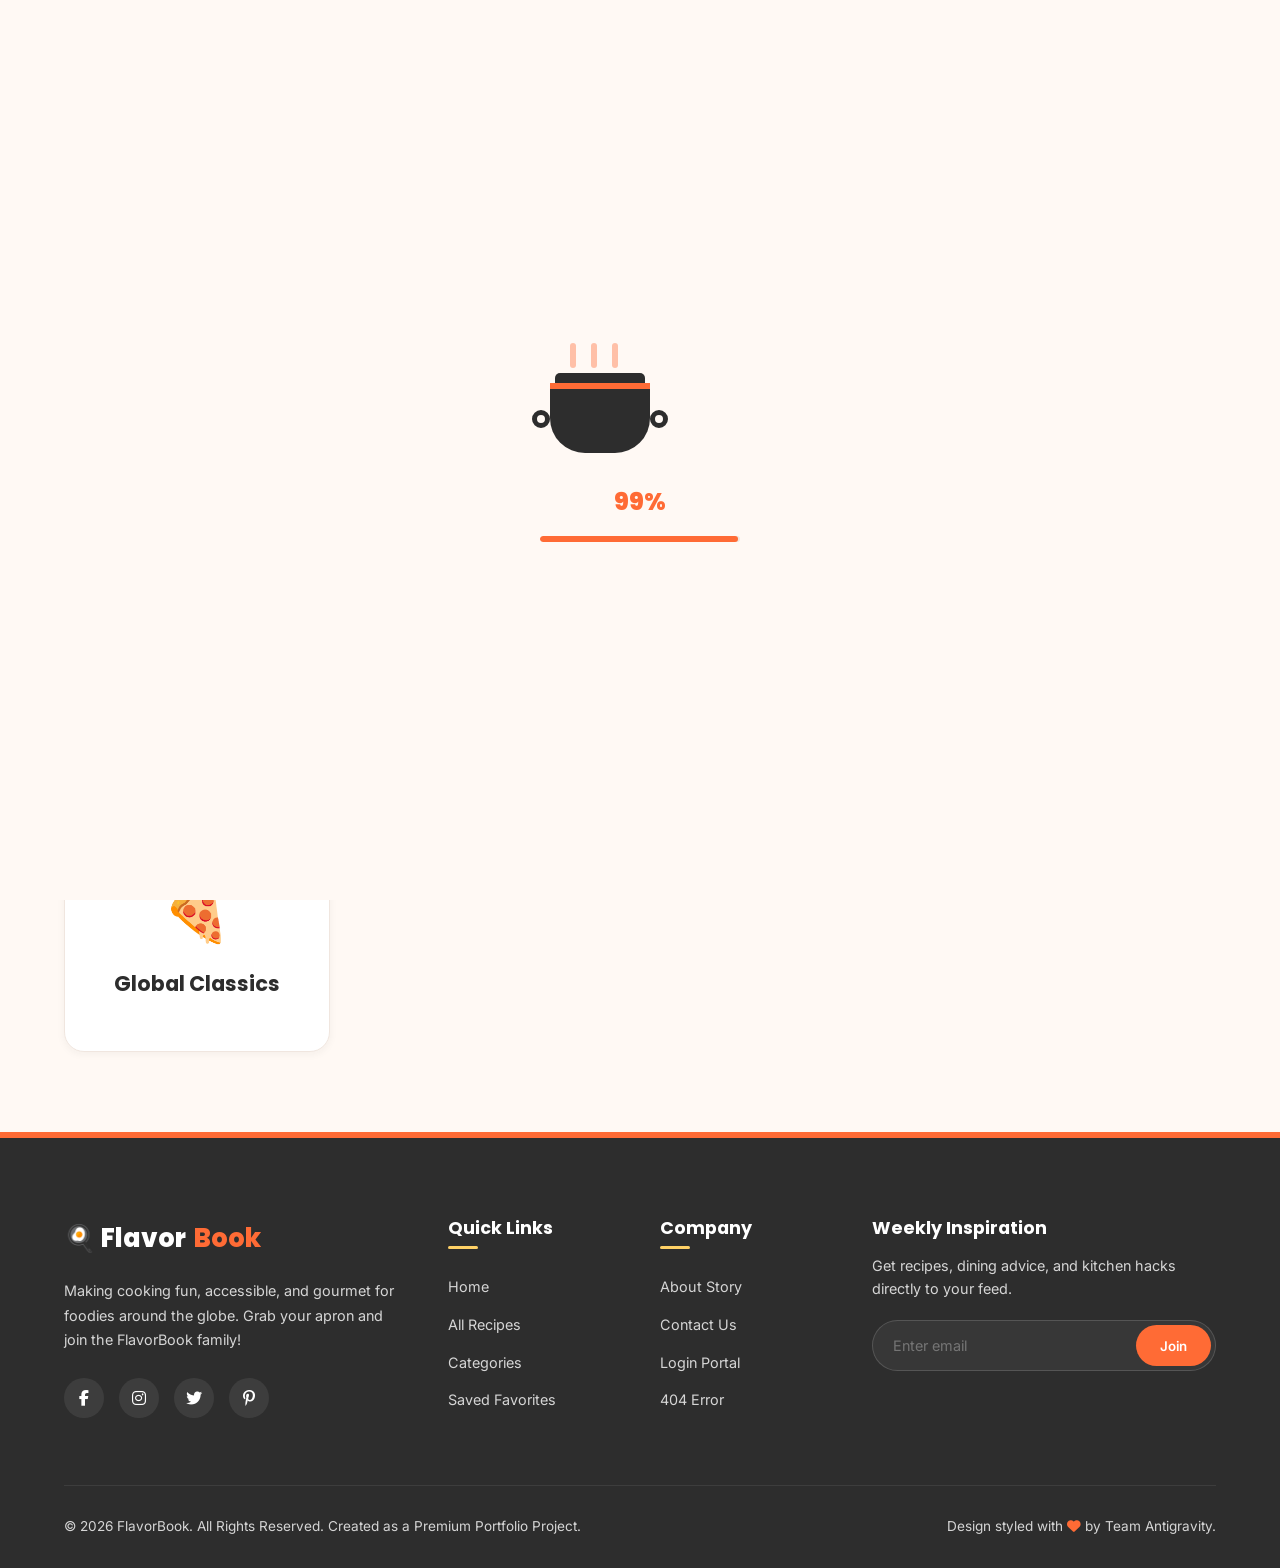
<file: categories.html>
<!DOCTYPE html>
<html lang="en">
<head>
  <meta charset="UTF-8">
  <meta name="viewport" content="width=device-width, initial-scale=1.0">
  <meta name="description" content="Explore culinary categories and cuisines including Breakfast, Lunch, Dinner, Dessert, Italian, Chinese, Indian, and Mexican.">
  <title>FlavorBook – Recipe Categories</title>
  
  <!-- Font Awesome CDN -->
  <link rel="stylesheet" href="https://cdnjs.cloudflare.com/ajax/libs/font-awesome/6.4.0/css/all.min.css">
  
  <!-- Stylesheets -->
  <link rel="stylesheet" href="css/style.css">
  <link rel="stylesheet" href="css/animations.css">
  <link rel="stylesheet" href="css/responsive.css">
  <link rel="stylesheet" href="css/dark.css">
  
  <style>
    .categories-main-grid {
      display: grid;
      grid-template-columns: repeat(auto-fill, minmax(260px, 1fr));
      gap: 30px;
    }
  </style>
</head>
<body style="overflow-y: hidden;">

  <!-- Loading Screen -->
  <div id="loading-screen">
    <div class="loader-container">
      <div class="pot-wrapper">
        <div class="steam-container">
          <div class="steam"></div>
          <div class="steam"></div>
          <div class="steam"></div>
        </div>
        <div class="pot-lid"></div>
        <div class="pot-handle left"></div>
        <div class="pot-handle right"></div>
        <div class="pot"></div>
      </div>
      <div class="loading-percentage">0%</div>
      <div class="loading-progress">
        <div class="progress-bar"></div>
      </div>
    </div>
  </div>

  <!-- Header / Navigation Bar -->
  <header>
    <div class="navbar">
      <a href="index.html" class="logo">🍳 Flavor<span>Book</span></a>
      
      <ul class="nav-menu">
        <li><a href="index.html" class="nav-link">Home</a></li>
        <li><a href="recipes.html" class="nav-link">Recipes</a></li>
        <li><a href="categories.html" class="nav-link active">Categories</a></li>
        <li><a href="favorites.html" class="nav-link">Favorites</a></li>
        <li><a href="about.html" class="nav-link">About</a></li>
        <li><a href="contact.html" class="nav-link">Contact</a></li>
        <li><a href="login.html" class="nav-link">Login</a></li>
      </ul>

      <div class="nav-actions">
        <button class="search-trigger" id="open-search" aria-label="Open Search"><i class="fa-solid fa-magnifying-glass"></i></button>
        <a href="profile.html" class="profile-trigger" id="header-profile-btn" aria-label="User Profile" title="Profile"><i class="fa-solid fa-circle-user"></i></a>
        <button class="theme-toggle" aria-label="Toggle Dark Mode"><i class="fa-solid fa-moon"></i></button>
        <button class="hamburger" aria-label="Open Menu">
          <span></span>
          <span></span>
          <span></span>
        </button>
      </div>
    </div>
  </header>

  <!-- Global Search Overlay -->
  <div class="search-overlay">
    <button class="search-close" aria-label="Close Search">&times;</button>
    <div class="search-box">
      <input type="text" id="global-search-input" placeholder="Search recipes, ingredients, cuisines...">
      <button id="global-search-btn" aria-label="Submit Search"><i class="fa-solid fa-magnifying-glass"></i></button>
      <div id="search-suggestions" style="display: none; background-color: var(--card-bg); border-radius: 12px; margin-top: 10px; box-shadow: var(--shadow-lg); overflow: hidden;"></div>
    </div>
  </div>

  <!-- Main Grid Categories -->
  <main class="section" style="padding-top: 135px; min-height: 80vh;">
    <div class="container">
      
      <div class="section-title-wrapper reveal-fade-up">
        <span class="section-subtitle">Diverse Flavors</span>
        <h2 class="section-title">Culinary Categories</h2>
      </div>

      <div class="categories-main-grid">
        
        <!-- North Indian -->
        <div class="flip-card reveal-fade-up" data-delay="50">
          <div class="flip-card-inner">
            <div class="flip-card-front">
              <span style="font-size: 3.5rem; margin-bottom: 15px;">🥘</span>
              <h3 style="font-size: 1.3rem;">North Indian</h3>
            </div>
            <div class="flip-card-back">
              <h3 style="font-size: 1.3rem; margin-bottom: 12px;">North Indian</h3>
              <p style="font-size: 0.85rem; margin-bottom: 20px; opacity: 0.95;">Rich curries like Butter Chicken, Paneer Butter Masala, Amritsari Chole, Palak Paneer, and Rajma.</p>
              <a href="recipes.html?category=North%20Indian" class="btn btn-secondary" style="border-color:white; color:white; padding:8px 20px; font-size:0.85rem;">View Recipes</a>
            </div>
          </div>
        </div>

        <!-- South Indian -->
        <div class="flip-card reveal-fade-up" data-delay="100">
          <div class="flip-card-inner">
            <div class="flip-card-front">
              <span style="font-size: 3.5rem; margin-bottom: 15px;">🥞</span>
              <h3 style="font-size: 1.3rem;">South Indian</h3>
            </div>
            <div class="flip-card-back">
              <h3 style="font-size: 1.3rem; margin-bottom: 12px;">South Indian</h3>
              <p style="font-size: 0.85rem; margin-bottom: 20px; opacity: 0.95;">Crispy golden Masala Dosas, soft pillowy Steamed Idlis, and traditional accompaniments.</p>
              <a href="recipes.html?category=South%20Indian" class="btn btn-secondary" style="border-color:white; color:white; padding:8px 20px; font-size:0.85rem;">View Recipes</a>
            </div>
          </div>
        </div>

        <!-- Breakfast Specials -->
        <div class="flip-card reveal-fade-up" data-delay="120">
          <div class="flip-card-inner">
            <div class="flip-card-front">
              <span style="font-size: 3.5rem; margin-bottom: 15px;">🌾</span>
              <h3 style="font-size: 1.3rem;">Breakfast Specials</h3>
            </div>
            <div class="flip-card-back">
              <h3 style="font-size: 1.3rem; margin-bottom: 12px;">Breakfast Specials</h3>
              <p style="font-size: 0.85rem; margin-bottom: 20px; opacity: 0.95;">Morning delights like Poha, Upma, Medu Vada, butter-rich Pav Bhaji, Aloo Paratha, and Vada Pav.</p>
              <a href="recipes.html?category=Breakfast%20Specials" class="btn btn-secondary" style="border-color:white; color:white; padding:8px 20px; font-size:0.85rem;">View Recipes</a>
            </div>
          </div>
        </div>

        <!-- Biryani & Rice -->
        <div class="flip-card reveal-fade-up" data-delay="150">
          <div class="flip-card-inner">
            <div class="flip-card-front">
              <span style="font-size: 3.5rem; margin-bottom: 15px;">🍛</span>
              <h3 style="font-size: 1.3rem;">Biryani & Rice</h3>
            </div>
            <div class="flip-card-back">
              <h3 style="font-size: 1.3rem; margin-bottom: 12px;">Biryani & Rice</h3>
              <p style="font-size: 0.85rem; margin-bottom: 20px; opacity: 0.95;">Fragrant basmati layers, slow-cooked Chicken and Vegetable Dum Biryanis infused with saffron.</p>
              <a href="recipes.html?category=Biryani%20%26%20Rice" class="btn btn-secondary" style="border-color:white; color:white; padding:8px 20px; font-size:0.85rem;">View Recipes</a>
            </div>
          </div>
        </div>

        <!-- Non-Veg Specials -->
        <div class="flip-card reveal-fade-up" data-delay="180">
          <div class="flip-card-inner">
            <div class="flip-card-front">
              <span style="font-size: 3.5rem; margin-bottom: 15px;">🍗</span>
              <h3 style="font-size: 1.3rem;">Non-Veg Specials</h3>
            </div>
            <div class="flip-card-back">
              <h3 style="font-size: 1.3rem; margin-bottom: 12px;">Non-Veg Specials</h3>
              <p style="font-size: 0.85rem; margin-bottom: 20px; opacity: 0.95;">Indulge in rich Butter Chicken, slow-cooked Mutton Rogan Josh, coastal Fish and Prawn curries, and spicy Egg curry.</p>
              <a href="recipes.html?category=Non-Veg%20Specials" class="btn btn-secondary" style="border-color:white; color:white; padding:8px 20px; font-size:0.85rem;">View Recipes</a>
            </div>
          </div>
        </div>

        <!-- Snacks & Street Food -->
        <div class="flip-card reveal-fade-up" data-delay="200">
          <div class="flip-card-inner">
            <div class="flip-card-front">
              <span style="font-size: 3.5rem; margin-bottom: 15px;">🍢</span>
              <h3 style="font-size: 1.3rem;">Snacks & Street</h3>
            </div>
            <div class="flip-card-back">
              <h3 style="font-size: 1.3rem; margin-bottom: 12px;">Snacks & Street</h3>
              <p style="font-size: 0.85rem; margin-bottom: 20px; opacity: 0.95;">Crispy Punjabi Samosas, soft skillet-baked Garlic Butter Naans, and appetizing quick bites.</p>
              <a href="recipes.html?category=Snacks%20%26%20Street%20Food" class="btn btn-secondary" style="border-color:white; color:white; padding:8px 20px; font-size:0.85rem;">View Recipes</a>
            </div>
          </div>
        </div>

        <!-- Desserts & Sweets -->
        <div class="flip-card reveal-fade-up" data-delay="250">
          <div class="flip-card-inner">
            <div class="flip-card-front">
              <span style="font-size: 3.5rem; margin-bottom: 15px;">🍬</span>
              <h3 style="font-size: 1.3rem;">Sweets</h3>
            </div>
            <div class="flip-card-back">
              <h3 style="font-size: 1.3rem; margin-bottom: 12px;">Sweets</h3>
              <p style="font-size: 0.85rem; margin-bottom: 20px; opacity: 0.95;">Soft syrup-soaked Gulab Jamuns, decadent Chocolate Lava Cakes, and classic Italian Tiramisus.</p>
              <a href="recipes.html?category=Desserts%20%26%20Sweets" class="btn btn-secondary" style="border-color:white; color:white; padding:8px 20px; font-size:0.85rem;">View Recipes</a>
            </div>
          </div>
        </div>

        <!-- Drinks & Beverages -->
        <div class="flip-card reveal-fade-up" data-delay="300">
          <div class="flip-card-inner">
            <div class="flip-card-front">
              <span style="font-size: 3.5rem; margin-bottom: 15px;">🥤</span>
              <h3 style="font-size: 1.3rem;">Drinks</h3>
            </div>
            <div class="flip-card-back">
              <h3 style="font-size: 1.3rem; margin-bottom: 12px;">Drinks</h3>
              <p style="font-size: 0.85rem; margin-bottom: 20px; opacity: 0.95;">Creamy Mango Lassis, fresh Strawberry Mojitos, cold brews, and refreshing summer coolers.</p>
              <a href="recipes.html?category=Drinks%20%26%20Beverages" class="btn btn-secondary" style="border-color:white; color:white; padding:8px 20px; font-size:0.85rem;">View Recipes</a>
            </div>
          </div>
        </div>

        <!-- International Classics -->
        <div class="flip-card reveal-fade-up" data-delay="350">
          <div class="flip-card-inner">
            <div class="flip-card-front">
              <span style="font-size: 3.5rem; margin-bottom: 15px;">🍕</span>
              <h3 style="font-size: 1.3rem;">Global Classics</h3>
            </div>
            <div class="flip-card-back">
              <h3 style="font-size: 1.3rem; margin-bottom: 12px;">Global Classics</h3>
              <p style="font-size: 0.85rem; margin-bottom: 20px; opacity: 0.95;">Margherita Pizzas, Shoyu Ramens, Smash Cheeseburgers, Caesar Salads, and healthy Buddha Bowls.</p>
              <a href="recipes.html?category=International%20Classics" class="btn btn-secondary" style="border-color:white; color:white; padding:8px 20px; font-size:0.85rem;">View Recipes</a>
            </div>
          </div>
        </div>

      </div>

    </div>
  </main>

  <!-- Footer -->
  <footer>
    <div class="container">
      <div class="footer-grid">
        <div class="footer-info">
          <a href="index.html" class="logo" style="color: white;">🍳 Flavor<span>Book</span></a>
          <p>Making cooking fun, accessible, and gourmet for foodies around the globe. Grab your apron and join the FlavorBook family!</p>
          <div class="footer-socials">
            <a href="#" aria-label="Facebook"><i class="fa-brands fa-facebook-f"></i></a>
            <a href="#" aria-label="Instagram"><i class="fa-brands fa-instagram"></i></a>
            <a href="#" aria-label="Twitter"><i class="fa-brands fa-twitter"></i></a>
            <a href="#" aria-label="Pinterest"><i class="fa-brands fa-pinterest-p"></i></a>
          </div>
        </div>

        <div class="footer-links-col">
          <h3 class="footer-links-title">Quick Links</h3>
          <ul class="footer-links">
            <li><a href="index.html">Home</a></li>
            <li><a href="recipes.html">All Recipes</a></li>
            <li><a href="categories.html">Categories</a></li>
            <li><a href="favorites.html">Saved Favorites</a></li>
          </ul>
        </div>

        <div class="footer-links-col">
          <h3 class="footer-links-title">Company</h3>
          <ul class="footer-links">
            <li><a href="about.html">About Story</a></li>
            <li><a href="contact.html">Contact Us</a></li>
            <li><a href="login.html">Login Portal</a></li>
            <li><a href="404.html">404 Error</a></li>
          </ul>
        </div>

        <div class="footer-newsletter">
          <h4>Weekly Inspiration</h4>
          <p>Get recipes, dining advice, and kitchen hacks directly to your feed.</p>
          <div class="newsletter-form">
            <input type="email" id="footer-newsletter-email" placeholder="Enter email" style="padding-right: 120px;">
            <button id="footer-newsletter-btn">Join</button>
          </div>
        </div>
      </div>

      <div class="footer-bottom">
        <p>&copy; 2026 FlavorBook. All Rights Reserved. Created as a Premium Portfolio Project.</p>
        <p>Design styled with <i class="fa-solid fa-heart" style="color:var(--primary-color);"></i> by Team Antigravity.</p>
      </div>
    </div>
  </footer>

  <!-- Floating Back to Top Button -->
  <button class="back-to-top" aria-label="Back to top"><i class="fa-solid fa-arrow-up"></i></button>

  <!-- Toast Alert Overlay -->
  <div class="toast-container"></div>

  <!-- Scripts -->
  <script src="js/main.js"></script>
  <script src="js/darkmode.js"></script>
  <script src="js/favorites.js"></script>
  <script src="js/search.js"></script>
  <script src="js/animation.js"></script>
</body>
</html>
</file>
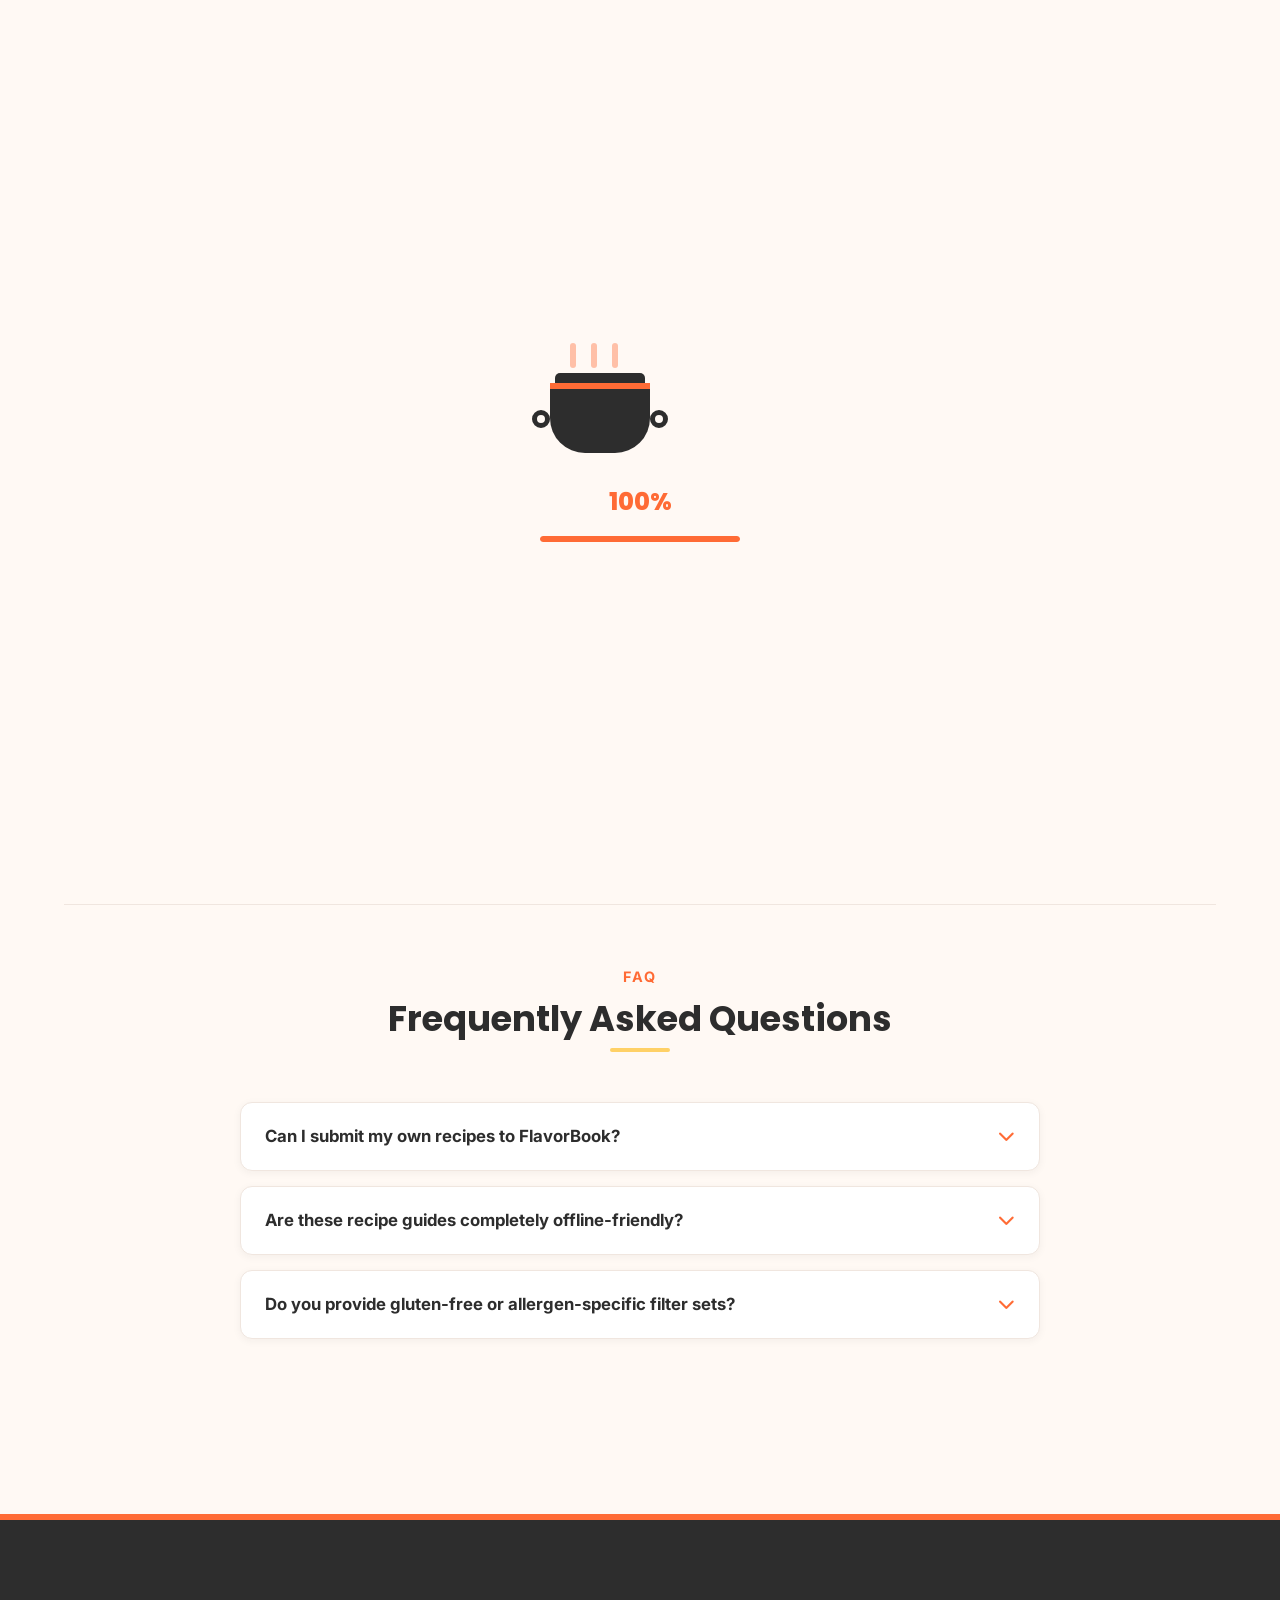
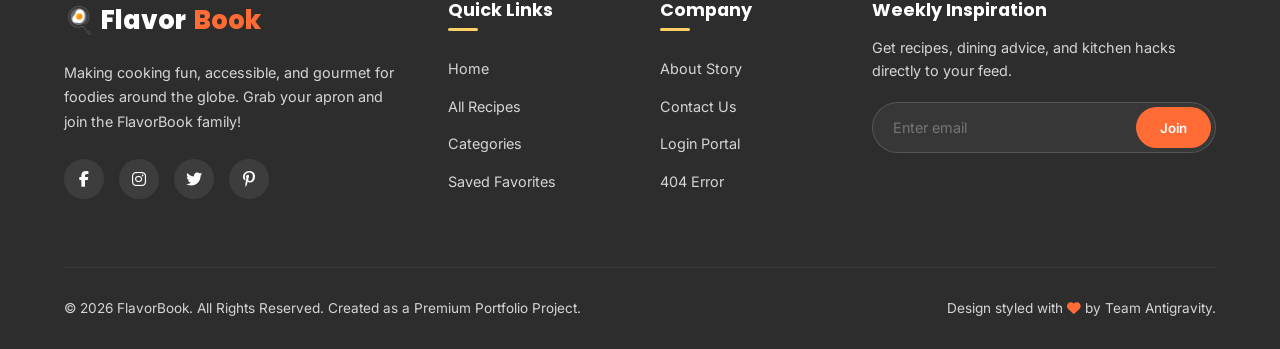
<file: contact.html>
<!DOCTYPE html>
<html lang="en">
<head>
  <meta charset="UTF-8">
  <meta name="viewport" content="width=device-width, initial-scale=1.0">
  <meta name="description" content="Reach out to the FlavorBook team for partnerships, recipes submissions, questions, or explore our interactive FAQ guide.">
  <title>FlavorBook – Contact Us</title>
  
  <!-- Font Awesome CDN -->
  <link rel="stylesheet" href="https://cdnjs.cloudflare.com/ajax/libs/font-awesome/6.4.0/css/all.min.css">
  
  <!-- Stylesheets -->
  <link rel="stylesheet" href="css/style.css">
  <link rel="stylesheet" href="css/animations.css">
  <link rel="stylesheet" href="css/responsive.css">
  <link rel="stylesheet" href="css/dark.css">
  
  <style>
    /* Contact Specific CSS */
    .contact-grid {
      display: grid;
      grid-template-columns: 1.1fr 1fr;
      gap: 50px;
      margin-bottom: 80px;
    }
    
    .contact-form-card {
      background-color: var(--card-bg);
      border: 1px solid var(--border-color);
      border-radius: 20px;
      padding: 40px;
      box-shadow: var(--shadow-sm);
    }
    
    .form-group {
      margin-bottom: 20px;
    }
    
    .form-group label {
      display: block;
      font-weight: 600;
      font-size: 0.9rem;
      margin-bottom: 8px;
      color: var(--dark-color);
    }
    
    /* FAQ Accordion */
    .faq-container {
      max-width: 800px;
      margin: 0 auto;
    }
    
    .faq-accordion-item {
      background-color: var(--card-bg);
      border: 1px solid var(--border-color);
      border-radius: 12px;
      margin-bottom: 15px;
      overflow: hidden;
      box-shadow: var(--shadow-sm);
      transition: border-color var(--transition-fast);
    }
    
    .faq-accordion-item.active {
      border-color: var(--primary-color);
    }
    
    .faq-header {
      padding: 20px 24px;
      cursor: pointer;
      display: flex;
      justify-content: space-between;
      align-items: center;
      font-weight: 700;
      color: var(--dark-color);
      font-size: 1.05rem;
    }
    
    .faq-icon {
      transition: transform var(--transition-normal);
      color: var(--primary-color);
    }
    
    .faq-accordion-item.active .faq-icon {
      transform: rotate(180deg);
    }
    
    .faq-body {
      max-height: 0;
      overflow: hidden;
      transition: max-height 0.4s cubic-bezier(0.25, 0.8, 0.25, 1);
      padding: 0 24px;
      color: var(--text-color);
      font-size: 0.95rem;
      line-height: 1.7;
    }
    
    .faq-accordion-item.active .faq-body {
      padding-bottom: 20px;
      border-top: 1px solid var(--border-color);
      padding-top: 15px;
    }
  </style>
</head>
<body style="overflow-y: hidden;">

  <!-- Loading Screen -->
  <div id="loading-screen">
    <div class="loader-container">
      <div class="pot-wrapper">
        <div class="steam-container">
          <div class="steam"></div>
          <div class="steam"></div>
          <div class="steam"></div>
        </div>
        <div class="pot-lid"></div>
        <div class="pot-handle left"></div>
        <div class="pot-handle right"></div>
        <div class="pot"></div>
      </div>
      <div class="loading-percentage">0%</div>
      <div class="loading-progress">
        <div class="progress-bar"></div>
      </div>
    </div>
  </div>

  <!-- Header / Navigation Bar -->
  <header>
    <div class="navbar">
      <a href="index.html" class="logo">🍳 Flavor<span>Book</span></a>
      
      <ul class="nav-menu">
        <li><a href="index.html" class="nav-link">Home</a></li>
        <li><a href="recipes.html" class="nav-link">Recipes</a></li>
        <li><a href="categories.html" class="nav-link">Categories</a></li>
        <li><a href="favorites.html" class="nav-link">Favorites</a></li>
        <li><a href="about.html" class="nav-link">About</a></li>
        <li><a href="contact.html" class="nav-link active">Contact</a></li>
        <li><a href="login.html" class="nav-link">Login</a></li>
      </ul>

      <div class="nav-actions">
        <button class="search-trigger" id="open-search" aria-label="Open Search"><i class="fa-solid fa-magnifying-glass"></i></button>
        <a href="profile.html" class="profile-trigger" id="header-profile-btn" aria-label="User Profile" title="Profile"><i class="fa-solid fa-circle-user"></i></a>
        <button class="theme-toggle" aria-label="Toggle Dark Mode"><i class="fa-solid fa-moon"></i></button>
        <button class="hamburger" aria-label="Open Menu">
          <span></span>
          <span></span>
          <span></span>
        </button>
      </div>
    </div>
  </header>

  <!-- Global Search Overlay -->
  <div class="search-overlay">
    <button class="search-close" aria-label="Close Search">&times;</button>
    <div class="search-box">
      <input type="text" id="global-search-input" placeholder="Search recipes, ingredients, cuisines...">
      <button id="global-search-btn" aria-label="Submit Search"><i class="fa-solid fa-magnifying-glass"></i></button>
      <div id="search-suggestions" style="display: none; background-color: var(--card-bg); border-radius: 12px; margin-top: 10px; box-shadow: var(--shadow-lg); overflow: hidden;"></div>
    </div>
  </div>

  <!-- Contact Form & map -->
  <main class="section" style="padding-top: 135px;">
    <div class="container">
      
      <div class="section-title-wrapper reveal-fade-up">
        <span class="section-subtitle">Get In Touch</span>
        <h2 class="section-title">Contact FlavorBook</h2>
      </div>

      <div class="contact-grid">
        
        <!-- Contact Form Card -->
        <div class="contact-form-card reveal-fade-up">
          <h3 style="font-size:1.4rem; margin-bottom: 25px; color:var(--dark-color);"><i class="fa-solid fa-paper-plane" style="color:var(--primary-color); margin-right:8px;"></i> Send Us A Message</h3>
          
          <form id="contact-form">
            <div class="form-group">
              <label for="contact-name">Full Name</label>
              <input type="text" id="contact-name" class="glow-input" style="width:100%; padding:14px; border-radius:10px; border:1px solid var(--border-color); background-color:var(--bg-color); color:var(--text-color);" placeholder="John Doe" required>
            </div>
            
            <div class="form-group">
              <label for="contact-email">Email Address</label>
              <input type="email" id="contact-email" class="glow-input" style="width:100%; padding:14px; border-radius:10px; border:1px solid var(--border-color); background-color:var(--bg-color); color:var(--text-color);" placeholder="johndoe@email.com" required>
            </div>

            <div class="form-group">
              <label for="contact-msg">Your Inquiry</label>
              <textarea id="contact-msg" class="glow-input" rows="5" style="width:100%; padding:14px; border-radius:10px; border:1px solid var(--border-color); background-color:var(--bg-color); color:var(--text-color); resize:none;" placeholder="What would you like to discuss with us?" required></textarea>
            </div>

            <button type="submit" class="btn btn-primary" style="width:100%; justify-content:center;">Send Message <i class="fa-solid fa-paper-plane"></i></button>
          </form>
        </div>

        <!-- Information & Map Mockup -->
        <div class="contact-info-panel reveal-fade-up" data-delay="150" style="display:flex; flex-direction:column; gap:30px;">
          
          <div class="contact-card" style="background-color:var(--card-bg); border:1px solid var(--border-color); padding:30px; border-radius:20px; box-shadow:var(--shadow-sm);">
            <h3 style="font-size:1.25rem; margin-bottom: 20px; color:var(--dark-color);"><i class="fa-solid fa-address-book" style="color:var(--primary-color); margin-right:8px;"></i> Office Locations</h3>
            <div style="display:flex; flex-direction:column; gap:15px; font-size:0.95rem;">
              <div>
                <strong style="color:var(--dark-color);"><i class="fa-solid fa-location-dot" style="color:var(--primary-color); margin-right:6px;"></i> Head Office:</strong>
                <p style="color:var(--text-light); padding-left:20px;">102 Gourmet Boulevard, Suite 500, San Francisco, CA 94103</p>
              </div>
              <div>
                <strong style="color:var(--dark-color);"><i class="fa-solid fa-envelope" style="color:var(--primary-color); margin-right:6px;"></i> Email:</strong>
                <p style="color:var(--text-light); padding-left:20px;">support@flavorbook.com</p>
              </div>
              <div>
                <strong style="color:var(--dark-color);"><i class="fa-solid fa-phone" style="color:var(--primary-color); margin-right:6px;"></i> Phone:</strong>
                <p style="color:var(--text-light); padding-left:20px;">+1 (555) 321-4567 (Mon-Fri, 9am - 5pm PST)</p>
              </div>
            </div>
          </div>

          <!-- Stylized Google Map Frame -->
          <div class="map-wrapper" style="border-radius:20px; overflow:hidden; border:1px solid var(--border-color); box-shadow:var(--shadow-sm); height:240px;">
            <iframe src="https://www.google.com/maps/embed?pb=!1m18!1m12!1m3!1d3153.086307498124!2d-122.40428458468205!3d37.78103737975878!2m3!1f0!2f0!3f0!3m2!1i1024!2i768!4f13.1!3m3!1m2!1s0x80858085f1c93a8d%3A0xa6ebbb651d6be494!2sSalesforce%20Tower!5e0!3m2!1sen!2sus!4v1626200000000!5m2!1sen!2sus" style="width:100%; height:100%; border:none; filter: grayscale(30%) contrast(1.1);" allowfullscreen="" loading="lazy" referrerpolicy="no-referrer-when-downgrade"></iframe>
          </div>

        </div>

      </div>

      <!-- FAQ Accordion section -->
      <section class="section faq-section" style="border-top:1px solid var(--border-color); padding-top:60px;">
        <div class="section-title-wrapper reveal-fade-up">
          <span class="section-subtitle">FAQ</span>
          <h2 class="section-title">Frequently Asked Questions</h2>
        </div>

        <div class="faq-container reveal-fade-up">
          
          <!-- FAQ 1 -->
          <div class="faq-accordion-item">
            <div class="faq-header">
              <span>Can I submit my own recipes to FlavorBook?</span>
              <i class="fa-solid fa-chevron-down faq-icon"></i>
            </div>
            <div class="faq-body">
              <p>Yes, absolutely! We love community creations. You can submit your recipe drafts, detailed instructions, and high-quality photographs to submissions@flavorbook.com. Our chef crew reviews all entries and publishes selected recipes monthly.</p>
            </div>
          </div>

          <!-- FAQ 2 -->
          <div class="faq-accordion-item">
            <div class="faq-header">
              <span>Are these recipe guides completely offline-friendly?</span>
              <i class="fa-solid fa-chevron-down faq-icon"></i>
            </div>
            <div class="faq-body">
              <p>Once you load the catalog recipes, they are cached in your local environment. Your saved favorites list is fully persistent using Local Storage, allowing you to access ingredient checklists even without active internet connections.</p>
            </div>
          </div>

          <!-- FAQ 3 -->
          <div class="faq-accordion-item">
            <div class="faq-header">
              <span>Do you provide gluten-free or allergen-specific filter sets?</span>
              <i class="fa-solid fa-chevron-down faq-icon"></i>
            </div>
            <div class="faq-body">
              <p>We are currently updating our database schema to tag gluten-free, vegan, and dairy-free options. The updated category badges will be rolled out in early winter, offering extensive dietary restrictions sorting.</p>
            </div>
          </div>

        </div>
      </section>

    </div>
  </main>

  <!-- Footer -->
  <footer>
    <div class="container">
      <div class="footer-grid">
        <div class="footer-info">
          <a href="index.html" class="logo" style="color: white;">🍳 Flavor<span>Book</span></a>
          <p>Making cooking fun, accessible, and gourmet for foodies around the globe. Grab your apron and join the FlavorBook family!</p>
          <div class="footer-socials">
            <a href="#" aria-label="Facebook"><i class="fa-brands fa-facebook-f"></i></a>
            <a href="#" aria-label="Instagram"><i class="fa-brands fa-instagram"></i></a>
            <a href="#" aria-label="Twitter"><i class="fa-brands fa-twitter"></i></a>
            <a href="#" aria-label="Pinterest"><i class="fa-brands fa-pinterest-p"></i></a>
          </div>
        </div>

        <div class="footer-links-col">
          <h3 class="footer-links-title">Quick Links</h3>
          <ul class="footer-links">
            <li><a href="index.html">Home</a></li>
            <li><a href="recipes.html">All Recipes</a></li>
            <li><a href="categories.html">Categories</a></li>
            <li><a href="favorites.html">Saved Favorites</a></li>
          </ul>
        </div>

        <div class="footer-links-col">
          <h3 class="footer-links-title">Company</h3>
          <ul class="footer-links">
            <li><a href="about.html">About Story</a></li>
            <li><a href="contact.html">Contact Us</a></li>
            <li><a href="login.html">Login Portal</a></li>
            <li><a href="404.html">404 Error</a></li>
          </ul>
        </div>

        <div class="footer-newsletter">
          <h4>Weekly Inspiration</h4>
          <p>Get recipes, dining advice, and kitchen hacks directly to your feed.</p>
          <div class="newsletter-form">
            <input type="email" id="footer-newsletter-email" placeholder="Enter email" style="padding-right: 120px;">
            <button id="footer-newsletter-btn">Join</button>
          </div>
        </div>
      </div>

      <div class="footer-bottom">
        <p>&copy; 2026 FlavorBook. All Rights Reserved. Created as a Premium Portfolio Project.</p>
        <p>Design styled with <i class="fa-solid fa-heart" style="color:var(--primary-color);"></i> by Team Antigravity.</p>
      </div>
    </div>
  </footer>

  <!-- Floating Back to Top Button -->
  <button class="back-to-top" aria-label="Back to top"><i class="fa-solid fa-arrow-up"></i></button>

  <!-- Toast Alert Overlay -->
  <div class="toast-container"></div>

  <!-- Scripts -->
  <script src="js/main.js"></script>
  <script src="js/darkmode.js"></script>
  <script src="js/favorites.js"></script>
  <script src="js/search.js"></script>
  <script src="js/animation.js"></script>
  
  <script>
    // FAQ Accordion Click Handler
    document.addEventListener('DOMContentLoaded', () => {
      const faqItems = document.querySelectorAll('.faq-accordion-item');
      
      faqItems.forEach(item => {
        const header = item.querySelector('.faq-header');
        const body = item.querySelector('.faq-body');
        
        header.addEventListener('click', () => {
          const isActive = item.classList.contains('active');
          
          // Close all FAQ entries first
          faqItems.forEach(i => {
            i.classList.remove('active');
            i.querySelector('.faq-body').style.maxHeight = null;
          });
          
          // Toggle active
          if (!isActive) {
            item.classList.add('active');
            body.style.maxHeight = body.scrollHeight + "px";
          }
        });
      });
      
      // Contact Form Validation and Success Toast
      const contactForm = document.getElementById('contact-form');
      if (contactForm) {
        contactForm.addEventListener('submit', (e) => {
          e.preventDefault();
          const name = document.getElementById('contact-name').value;
          showToast(`Inquiry sent! Thanks for contacting us, ${name}.`, 'success');
          contactForm.reset();
        });
      }
    });
  </script>
</body>
</html>
</file>
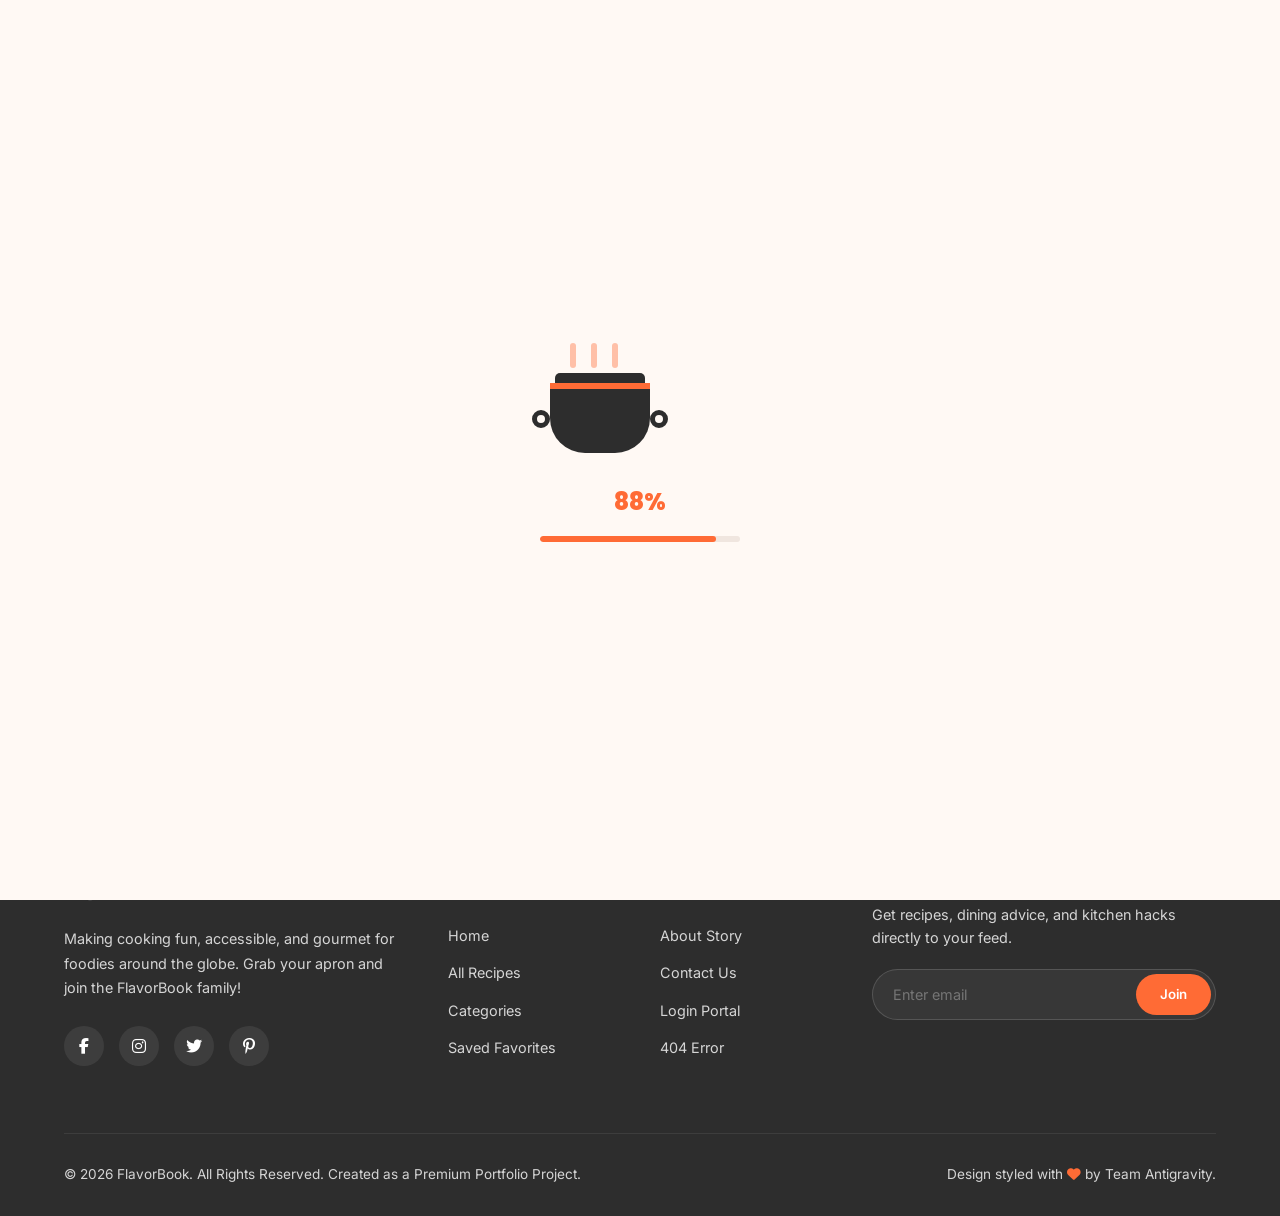
<file: favorites.html>
<!DOCTYPE html>
<html lang="en">
<head>
  <meta charset="UTF-8">
  <meta name="viewport" content="width=device-width, initial-scale=1.0">
  <meta name="description" content="View your collection of saved recipes on FlavorBook. Add or remove favorites and access them offline anytime.">
  <title>FlavorBook – Saved Favorites</title>
  
  <!-- Font Awesome CDN -->
  <link rel="stylesheet" href="https://cdnjs.cloudflare.com/ajax/libs/font-awesome/6.4.0/css/all.min.css">
  
  <!-- Stylesheets -->
  <link rel="stylesheet" href="css/style.css">
  <link rel="stylesheet" href="css/animations.css">
  <link rel="stylesheet" href="css/responsive.css">
  <link rel="stylesheet" href="css/dark.css">
</head>
<body style="overflow-y: hidden;">

  <!-- Loading Screen -->
  <div id="loading-screen">
    <div class="loader-container">
      <div class="pot-wrapper">
        <div class="steam-container">
          <div class="steam"></div>
          <div class="steam"></div>
          <div class="steam"></div>
        </div>
        <div class="pot-lid"></div>
        <div class="pot-handle left"></div>
        <div class="pot-handle right"></div>
        <div class="pot"></div>
      </div>
      <div class="loading-percentage">0%</div>
      <div class="loading-progress">
        <div class="progress-bar"></div>
      </div>
    </div>
  </div>

  <!-- Header / Navigation Bar -->
  <header>
    <div class="navbar">
      <a href="index.html" class="logo">🍳 Flavor<span>Book</span></a>
      
      <ul class="nav-menu">
        <li><a href="index.html" class="nav-link">Home</a></li>
        <li><a href="recipes.html" class="nav-link">Recipes</a></li>
        <li><a href="categories.html" class="nav-link">Categories</a></li>
        <li><a href="favorites.html" class="nav-link active">Favorites</a></li>
        <li><a href="about.html" class="nav-link">About</a></li>
        <li><a href="contact.html" class="nav-link">Contact</a></li>
        <li><a href="login.html" class="nav-link">Login</a></li>
      </ul>

      <div class="nav-actions">
        <button class="search-trigger" id="open-search" aria-label="Open Search"><i class="fa-solid fa-magnifying-glass"></i></button>
        <a href="profile.html" class="profile-trigger" id="header-profile-btn" aria-label="User Profile" title="Profile"><i class="fa-solid fa-circle-user"></i></a>
        <button class="theme-toggle" aria-label="Toggle Dark Mode"><i class="fa-solid fa-moon"></i></button>
        <button class="hamburger" aria-label="Open Menu">
          <span></span>
          <span></span>
          <span></span>
        </button>
      </div>
    </div>
  </header>

  <!-- Global Search Overlay -->
  <div class="search-overlay">
    <button class="search-close" aria-label="Close Search">&times;</button>
    <div class="search-box">
      <input type="text" id="global-search-input" placeholder="Search recipes, ingredients, cuisines...">
      <button id="global-search-btn" aria-label="Submit Search"><i class="fa-solid fa-magnifying-glass"></i></button>
      <div id="search-suggestions" style="display: none; background-color: var(--card-bg); border-radius: 12px; margin-top: 10px; box-shadow: var(--shadow-lg); overflow: hidden;"></div>
    </div>
  </div>

  <!-- Favorites Catalog Grid -->
  <main class="section" style="padding-top: 135px; min-height: 80vh;">
    <div class="container">
      
      <div class="section-title-wrapper reveal-fade-up">
        <span class="section-subtitle">Your Collection</span>
        <h2 class="section-title">Saved Recipes</h2>
      </div>

      <!-- Favorites dynamic content grid -->
      <div class="recipes-grid" id="favorites-page-grid" style="transition: opacity 0.3s ease, transform 0.3s ease;">
        <!-- Javascript renders saved cards here -->
      </div>

    </div>
  </main>

  <!-- Footer -->
  <footer>
    <div class="container">
      <div class="footer-grid">
        <div class="footer-info">
          <a href="index.html" class="logo" style="color: white;">🍳 Flavor<span>Book</span></a>
          <p>Making cooking fun, accessible, and gourmet for foodies around the globe. Grab your apron and join the FlavorBook family!</p>
          <div class="footer-socials">
            <a href="#" aria-label="Facebook"><i class="fa-brands fa-facebook-f"></i></a>
            <a href="#" aria-label="Instagram"><i class="fa-brands fa-instagram"></i></a>
            <a href="#" aria-label="Twitter"><i class="fa-brands fa-twitter"></i></a>
            <a href="#" aria-label="Pinterest"><i class="fa-brands fa-pinterest-p"></i></a>
          </div>
        </div>

        <div class="footer-links-col">
          <h3 class="footer-links-title">Quick Links</h3>
          <ul class="footer-links">
            <li><a href="index.html">Home</a></li>
            <li><a href="recipes.html">All Recipes</a></li>
            <li><a href="categories.html">Categories</a></li>
            <li><a href="favorites.html">Saved Favorites</a></li>
          </ul>
        </div>

        <div class="footer-links-col">
          <h3 class="footer-links-title">Company</h3>
          <ul class="footer-links">
            <li><a href="about.html">About Story</a></li>
            <li><a href="contact.html">Contact Us</a></li>
            <li><a href="login.html">Login Portal</a></li>
            <li><a href="404.html">404 Error</a></li>
          </ul>
        </div>

        <div class="footer-newsletter">
          <h4>Weekly Inspiration</h4>
          <p>Get recipes, dining advice, and kitchen hacks directly to your feed.</p>
          <div class="newsletter-form">
            <input type="email" id="footer-newsletter-email" placeholder="Enter email" style="padding-right: 120px;">
            <button id="footer-newsletter-btn">Join</button>
          </div>
        </div>
      </div>

      <div class="footer-bottom">
        <p>&copy; 2026 FlavorBook. All Rights Reserved. Created as a Premium Portfolio Project.</p>
        <p>Design styled with <i class="fa-solid fa-heart" style="color:var(--primary-color);"></i> by Team Antigravity.</p>
      </div>
    </div>
  </footer>

  <!-- Floating Back to Top Button -->
  <button class="back-to-top" aria-label="Back to top"><i class="fa-solid fa-arrow-up"></i></button>

  <!-- Toast Alert Overlay -->
  <div class="toast-container"></div>

  <!-- Scripts -->
  <script src="js/main.js"></script>
  <script src="js/darkmode.js"></script>
  <script src="js/favorites.js"></script>
  <script src="js/search.js"></script>
  <script src="js/favorites-page.js"></script>
  <script src="js/animation.js"></script>
</body>
</html>
</file>
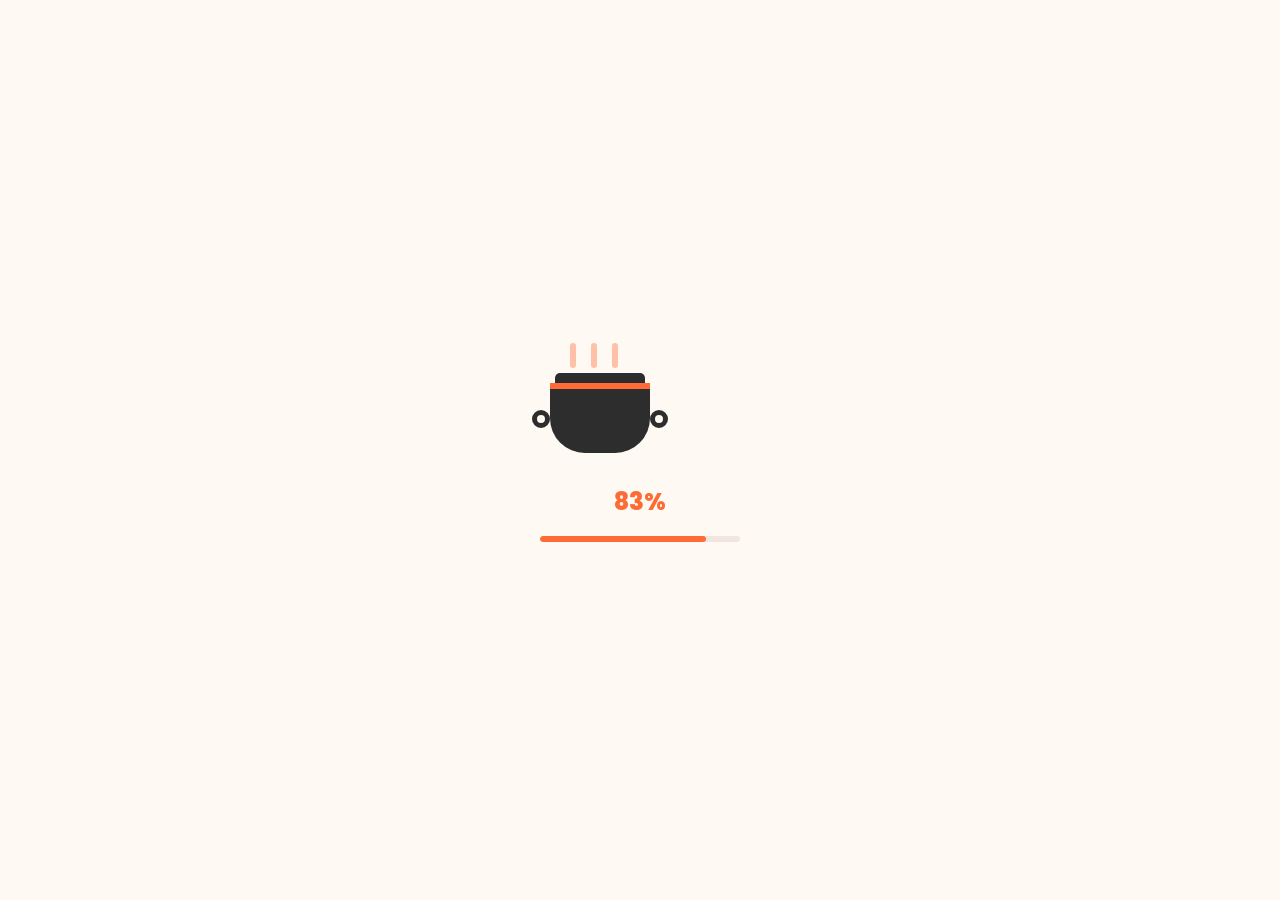
<file: login.html>
<!DOCTYPE html>
<html lang="en">
<head>
  <meta charset="UTF-8">
  <meta name="viewport" content="width=device-width, initial-scale=1.0">
  <meta name="description" content="Access your FlavorBook account to save recipes, submit reviews, and personalize your cooking feeds.">
  <title>FlavorBook – Login Portal</title>
  
  <!-- Font Awesome CDN -->
  <link rel="stylesheet" href="https://cdnjs.cloudflare.com/ajax/libs/font-awesome/6.4.0/css/all.min.css">
  
  <!-- Stylesheets -->
  <link rel="stylesheet" href="css/style.css">
  <link rel="stylesheet" href="css/animations.css">
  <link rel="stylesheet" href="css/responsive.css">
  <link rel="stylesheet" href="css/dark.css">
  
  <style>
    .auth-page-wrapper {
      min-height: 100vh;
      display: flex;
      align-items: center;
      justify-content: center;
      padding: 24px;
      position: relative;
    }
    
    .auth-card {
      background: rgba(255, 255, 255, 0.45);
      border: 1px solid rgba(255, 255, 255, 0.25);
      border-radius: 30px;
      padding: 50px 40px;
      width: 100%;
      max-width: 440px;
      box-shadow: 0 20px 50px rgba(0,0,0,0.1);
      backdrop-filter: blur(16px);
      -webkit-backdrop-filter: blur(16px);
      position: relative;
      z-index: 10;
    }
    
    .auth-back-btn {
      position: absolute;
      top: 30px;
      left: 30px;
      font-weight: 600;
      color: var(--dark-color);
      display: flex;
      align-items: center;
      gap: 6px;
      z-index: 20;
    }
    
    .auth-back-btn:hover {
      color: var(--primary-color);
    }
    
    .social-login-btn {
      width: 100%;
      padding: 14px;
      border-radius: 50px;
      border: 1px solid var(--border-color);
      background-color: var(--card-bg);
      color: var(--text-color);
      font-weight: 600;
      cursor: pointer;
      display: flex;
      align-items: center;
      justify-content: center;
      gap: 10px;
      margin-bottom: 25px;
      transition: background-color 0.2s, box-shadow 0.2s;
    }
    
    .social-login-btn:hover {
      background-color: var(--bg-color);
      box-shadow: var(--shadow-sm);
    }
    
    .divider {
      display: flex;
      align-items: center;
      text-align: center;
      color: var(--text-light);
      font-size: 0.85rem;
      font-weight: 600;
      margin-bottom: 25px;
    }
    
    .divider::before, .divider::after {
      content: '';
      flex: 1;
      border-bottom: 1px solid var(--border-color);
    }
    
    .divider:not(:empty)::before {
      margin-right: .5em;
    }
    
    .divider:not(:empty)::after {
      margin-left: .5em;
    }
  </style>
</head>
<body style="overflow-y: hidden;">

  <!-- Loading Screen -->
  <div id="loading-screen">
    <div class="loader-container">
      <div class="pot-wrapper">
        <div class="steam-container">
          <div class="steam"></div>
          <div class="steam"></div>
          <div class="steam"></div>
        </div>
        <div class="pot-lid"></div>
        <div class="pot-handle left"></div>
        <div class="pot-handle right"></div>
        <div class="pot"></div>
      </div>
      <div class="loading-percentage">0%</div>
      <div class="loading-progress">
        <div class="progress-bar"></div>
      </div>
    </div>
  </div>

  <!-- Floating Bubble Background -->
  <div class="bubble-background">
    <div class="bubble" style="width: 80px; height: 80px; left: 10%; animation-duration: 12s;"></div>
    <div class="bubble" style="width: 120px; height: 120px; left: 35%; animation-duration: 18s; animation-delay: 2s;"></div>
    <div class="bubble" style="width: 60px; height: 60px; left: 55%; animation-duration: 10s; animation-delay: 4s;"></div>
    <div class="bubble" style="width: 100px; height: 100px; left: 75%; animation-duration: 15s; animation-delay: 1s;"></div>
    <div class="bubble" style="width: 50px; height: 50px; left: 90%; animation-duration: 8s; animation-delay: 3s;"></div>
  </div>

  <!-- Back Home Link -->
  <a href="index.html" class="auth-back-btn"><i class="fa-solid fa-arrow-left"></i> Home</a>

  <!-- Auth Layout Card -->
  <div class="auth-page-wrapper">
    
    <div class="auth-card">
      <div style="text-align: center; margin-bottom: 35px;">
        <h2 style="font-size: 2rem; color: var(--dark-color); margin-bottom: 6px;">Welcome Back</h2>
        <p style="color: var(--text-light); font-size: 0.9rem;">Sign in to your culinary account</p>
      </div>

      <!-- Google Sign In -->
      <button class="social-login-btn" id="google-login">
        <i class="fa-brands fa-google" style="color: #ea4335;"></i> Sign in with Google
      </button>

      <div class="divider">Or Sign In with Email</div>

      <!-- Login Form -->
      <form id="login-form">
        <div class="form-group">
          <label for="login-email">Email Address</label>
          <input type="email" id="login-email" class="glow-input" placeholder="cook@email.com" required style="width: 100%; padding: 14px; border-radius: 10px; border: 1px solid var(--border-color); background-color: var(--card-bg); color: var(--text-color);">
        </div>

        <div class="form-group" style="margin-bottom: 25px;">
          <label for="login-password">Password</label>
          <input type="password" id="login-password" class="glow-input" placeholder="••••••••" required style="width: 100%; padding: 14px; border-radius: 10px; border: 1px solid var(--border-color); background-color: var(--card-bg); color: var(--text-color);">
        </div>

        <button type="submit" class="btn btn-primary" style="width: 100%; justify-content: center; margin-bottom: 20px;">Login Portal <i class="fa-solid fa-right-to-bracket"></i></button>
      </form>

      <p style="text-align: center; font-size: 0.9rem; color: var(--text-light);">
        Don't have an account? <a href="register.html" style="color: var(--primary-color); font-weight: 700;">Register Here</a>
      </p>
    </div>

  </div>

  <!-- Toast Alert Overlay -->
  <div class="toast-container"></div>

  <!-- Scripts -->
  <script src="js/main.js"></script>
  <script src="js/darkmode.js"></script>
  
  <script>
    // Redirect if already logged in
    if (localStorage.getItem('isLoggedIn') === 'true') {
      window.location.href = 'index.html';
    }

    document.addEventListener('DOMContentLoaded', () => {
      // Mock Login Submit
      const loginForm = document.getElementById('login-form');
      if (loginForm) {
        loginForm.addEventListener('submit', (e) => {
          e.preventDefault();
          const email = document.getElementById('login-email').value;
          
          // Save session state
          localStorage.setItem('isLoggedIn', 'true');
          localStorage.setItem('userEmail', email);
          
          showToast(`Logged in successfully as ${email}!`, 'success');
          setTimeout(() => {
            window.location.href = 'index.html';
          }, 1500);
        });
      }

      // Mock Google Login
      const googleBtn = document.getElementById('google-login');
      if (googleBtn) {
        googleBtn.addEventListener('click', () => {
          showToast('Redirecting to Google Sign-in...', 'info');
          setTimeout(() => {
            // Save session state
            localStorage.setItem('isLoggedIn', 'true');
            localStorage.setItem('userEmail', 'google.user@flavorbook.com');
            
            showToast('Google login complete!', 'success');
            setTimeout(() => {
              window.location.href = 'index.html';
            }, 1000);
          }, 1500);
        });
      }
    });

  </script>
</body>
</html>
</file>
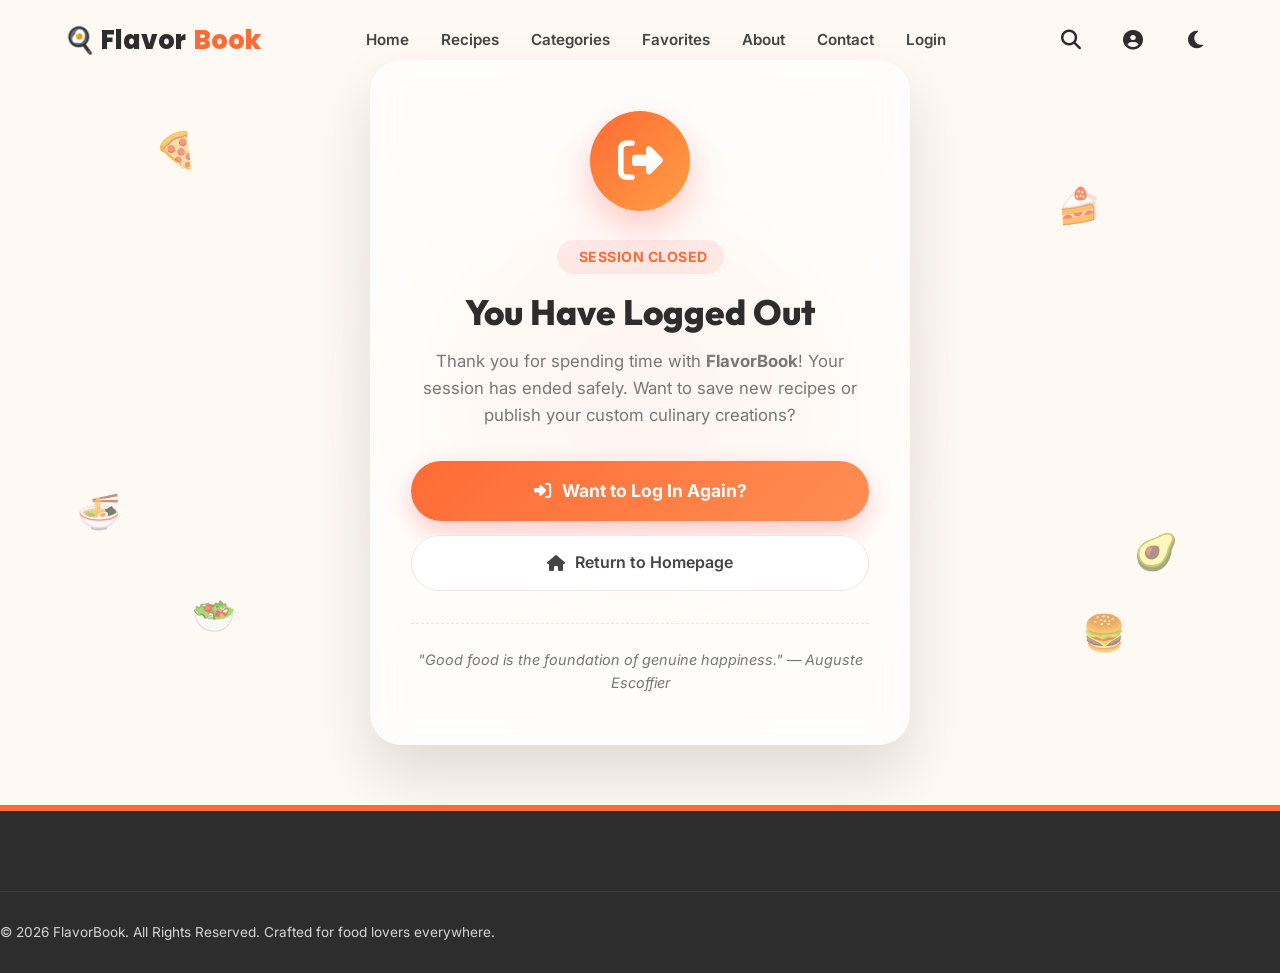
<file: logout.html>
<!DOCTYPE html>
<html lang="en">
<head>
  <meta charset="UTF-8">
  <meta name="viewport" content="width=device-width, initial-scale=1.0">
  <meta name="description" content="You have logged out of FlavorBook. Log back in anytime to access your saved recipes and profile.">
  <title>Logged Out – FlavorBook</title>

  <!-- Font Awesome CDN -->
  <link rel="stylesheet" href="https://cdnjs.cloudflare.com/ajax/libs/font-awesome/6.4.0/css/all.min.css">

  <!-- Google Fonts -->
  <link rel="preconnect" href="https://fonts.googleapis.com">
  <link rel="preconnect" href="https://fonts.gstatic.com" crossorigin>
  <link href="https://fonts.googleapis.com/css2?family=Outfit:wght@300;400;500;600;700;800&family=Plus+Jakarta+Sans:wght@400;500;600;700&display=swap" rel="stylesheet">

  <!-- Stylesheets -->
  <link rel="stylesheet" href="css/style.css">
  <link rel="stylesheet" href="css/animations.css">
  <link rel="stylesheet" href="css/responsive.css">
  <link rel="stylesheet" href="css/dark.css">

  <style>
    .logout-wrapper {
      min-height: 85vh;
      display: flex;
      align-items: center;
      justify-content: center;
      padding: 60px 20px;
      position: relative;
      overflow: hidden;
    }

    .logout-bg-glow {
      position: absolute;
      width: 500px;
      height: 500px;
      background: radial-gradient(circle, rgba(255, 107, 107, 0.25) 0%, rgba(255, 159, 67, 0.15) 50%, rgba(0, 0, 0, 0) 70%);
      top: 50%;
      left: 50%;
      transform: translate(-50%, -50%);
      filter: blur(60px);
      z-index: 1;
      pointer-events: none;
      animation: pulseGlow 6s ease-in-out infinite alternate;
    }

    @keyframes pulseGlow {
      0% { transform: translate(-50%, -50%) scale(0.9); opacity: 0.7; }
      100% { transform: translate(-50%, -50%) scale(1.15); opacity: 1; }
    }

    .floating-food {
      position: absolute;
      font-size: 2.2rem;
      z-index: 2;
      pointer-events: none;
      opacity: 0.65;
      animation: floatFood 8s ease-in-out infinite alternate;
    }

    .f-1 { top: 15%; left: 12%; animation-delay: 0s; }
    .f-2 { top: 22%; right: 14%; animation-delay: 1.5s; }
    .f-3 { bottom: 20%; left: 15%; animation-delay: 3s; }
    .f-4 { bottom: 18%; right: 12%; animation-delay: 4.5s; }
    .f-5 { top: 60%; left: 6%; animation-delay: 2s; }
    .f-6 { top: 65%; right: 8%; animation-delay: 3.5s; }

    @keyframes floatFood {
      0% { transform: translateY(0px) rotate(0deg); }
      50% { transform: translateY(-20px) rotate(12deg); }
      100% { transform: translateY(-40px) rotate(-10deg); }
    }

    .logout-card {
      position: relative;
      z-index: 10;
      width: 100%;
      max-width: 540px;
      background: rgba(255, 255, 255, 0.7);
      backdrop-filter: blur(20px);
      -webkit-backdrop-filter: blur(20px);
      border: 1px solid rgba(255, 255, 255, 0.5);
      border-radius: 32px;
      padding: 50px 40px;
      text-align: center;
      box-shadow: 0 30px 60px rgba(0, 0, 0, 0.12);
      animation: logoutCardEntrance 0.8s cubic-bezier(0.16, 1, 0.3, 1) forwards;
    }

    body.dark-mode .logout-card {
      background: rgba(30, 30, 42, 0.75);
      border-color: rgba(255, 255, 255, 0.1);
      box-shadow: 0 30px 60px rgba(0, 0, 0, 0.5);
    }

    @keyframes logoutCardEntrance {
      0% { opacity: 0; transform: translateY(40px) scale(0.95); }
      100% { opacity: 1; transform: translateY(0) scale(1); }
    }

    .logout-icon-ring {
      width: 100px;
      height: 100px;
      margin: 0 auto 28px;
      background: linear-gradient(135deg, var(--primary-color, #ff6b6b), #ff9f43);
      border-radius: 50%;
      display: flex;
      align-items: center;
      justify-content: center;
      color: #fff;
      font-size: 2.8rem;
      box-shadow: 0 15px 35px rgba(255, 107, 107, 0.35);
      position: relative;
      animation: pulseRing 2.5s infinite;
    }

    @keyframes pulseRing {
      0% { box-shadow: 0 0 0 0 rgba(255, 107, 107, 0.6); }
      70% { box-shadow: 0 0 0 22px rgba(255, 107, 107, 0); }
      100% { box-shadow: 0 0 0 0 rgba(255, 107, 107, 0); }
    }

    .logout-badge {
      display: inline-flex;
      align-items: center;
      gap: 6px;
      padding: 6px 16px;
      border-radius: 50px;
      background-color: rgba(255, 107, 107, 0.12);
      color: var(--primary-color, #ff6b6b);
      font-size: 0.88rem;
      font-weight: 700;
      letter-spacing: 0.5px;
      text-transform: uppercase;
      margin-bottom: 16px;
    }

    .logout-title {
      font-family: 'Outfit', sans-serif;
      font-size: 2.2rem;
      font-weight: 800;
      color: var(--dark-color);
      margin-bottom: 14px;
      line-height: 1.25;
    }

    .logout-desc {
      font-size: 1.05rem;
      color: var(--text-light);
      line-height: 1.6;
      margin-bottom: 32px;
    }

    .logout-actions {
      display: flex;
      flex-direction: column;
      gap: 14px;
    }

    .logout-btn-login {
      display: inline-flex;
      align-items: center;
      justify-content: center;
      gap: 10px;
      width: 100%;
      padding: 16px 28px;
      background: linear-gradient(135deg, var(--primary-color, #ff6b6b), #ff8e53);
      color: #fff;
      font-size: 1.1rem;
      font-weight: 700;
      border-radius: 50px;
      text-decoration: none;
      box-shadow: 0 10px 25px rgba(255, 107, 107, 0.35);
      transition: all 0.3s cubic-bezier(0.25, 0.8, 0.25, 1);
    }

    .logout-btn-login:hover {
      transform: translateY(-3px);
      box-shadow: 0 15px 32px rgba(255, 107, 107, 0.5);
      color: #fff;
    }

    .logout-btn-guest {
      display: inline-flex;
      align-items: center;
      justify-content: center;
      gap: 10px;
      width: 100%;
      padding: 14px 28px;
      background: var(--card-bg);
      color: var(--text-color);
      font-size: 1rem;
      font-weight: 600;
      border-radius: 50px;
      border: 1px solid var(--border-color);
      text-decoration: none;
      transition: all 0.3s ease;
    }

    .logout-btn-guest:hover {
      background: var(--bg-color);
      border-color: var(--primary-color);
      color: var(--primary-color);
      transform: translateY(-2px);
    }

    .logout-quote {
      margin-top: 32px;
      padding-top: 24px;
      border-top: 1px dashed var(--border-color);
      font-size: 0.9rem;
      color: var(--text-light);
      font-style: italic;
    }
  </style>
</head>
<body>

  <!-- Header Navigation -->
  <header>
    <div class="navbar">
      <a href="index.html" class="logo">🍳 Flavor<span>Book</span></a>
      
      <ul class="nav-menu">
        <li><a href="index.html" class="nav-link">Home</a></li>
        <li><a href="recipes.html" class="nav-link">Recipes</a></li>
        <li><a href="categories.html" class="nav-link">Categories</a></li>
        <li><a href="favorites.html" class="nav-link">Favorites</a></li>
        <li><a href="about.html" class="nav-link">About</a></li>
        <li><a href="contact.html" class="nav-link">Contact</a></li>
        <li><a href="login.html" class="nav-link">Login</a></li>
      </ul>

      <div class="nav-actions">
        <button class="search-trigger" id="open-search" aria-label="Open Search"><i class="fa-solid fa-magnifying-glass"></i></button>
        <a href="profile.html" class="profile-trigger" id="header-profile-btn" aria-label="User Profile" title="Profile"><i class="fa-solid fa-circle-user"></i></a>
        <button class="theme-toggle" aria-label="Toggle Dark Mode"><i class="fa-solid fa-moon"></i></button>
        <button class="hamburger" aria-label="Open Menu">
          <span></span>
          <span></span>
          <span></span>
        </button>
      </div>
    </div>
  </header>

  <!-- Global Search Overlay -->
  <div class="search-overlay">
    <button class="search-close" aria-label="Close Search">&times;</button>
    <div class="search-box">
      <input type="text" id="global-search-input" placeholder="Search recipes, ingredients, cuisines...">
      <button id="global-search-btn" aria-label="Submit Search"><i class="fa-solid fa-magnifying-glass"></i></button>
      <div id="search-suggestions" style="display: none; background-color: var(--card-bg); border-radius: 12px; margin-top: 10px; box-shadow: var(--shadow-lg); overflow: hidden;"></div>
    </div>
  </div>

  <!-- Logout Content -->
  <main class="logout-wrapper">
    <div class="logout-bg-glow"></div>

    <!-- Animated Floating Emojis -->
    <div class="floating-food f-1">🍕</div>
    <div class="floating-food f-2">🍰</div>
    <div class="floating-food f-3">🥗</div>
    <div class="floating-food f-4">🍔</div>
    <div class="floating-food f-5">🍜</div>
    <div class="floating-food f-6">🥑</div>

    <div class="logout-card">
      <div class="logout-icon-ring">
        <i class="fa-solid fa-right-from-bracket"></i>
      </div>

      <div class="logout-badge">
        <i class="fa-solid fa-shield-check"></i> Session Closed
      </div>

      <h1 class="logout-title">You Have Logged Out</h1>
      
      <p class="logout-desc">
        Thank you for spending time with <strong>FlavorBook</strong>! Your session has ended safely. Want to save new recipes or publish your custom culinary creations?
      </p>

      <div class="logout-actions">
        <a href="login.html" class="logout-btn-login">
          <i class="fa-solid fa-right-to-bracket"></i> Want to Log In Again?
        </a>
        <a href="index.html" class="logout-btn-guest">
          <i class="fa-solid fa-house"></i> Return to Homepage
        </a>
      </div>

      <div class="logout-quote">
        "Good food is the foundation of genuine happiness." — Auguste Escoffier
      </div>
    </div>
  </main>

  <!-- Footer -->
  <footer class="footer">
    <div class="footer-bottom">
      <p>&copy; 2026 FlavorBook. All Rights Reserved. Crafted for food lovers everywhere.</p>
    </div>
  </footer>

  <div class="toast-container"></div>

  <!-- Scripts -->
  <script src="js/main.js"></script>
  <script src="js/darkmode.js"></script>
  <script src="js/search.js"></script>

  <script>
    // Ensure logged out state is set upon viewing logout page
    localStorage.removeItem('isLoggedIn');
  </script>
</body>
</html>
</file>
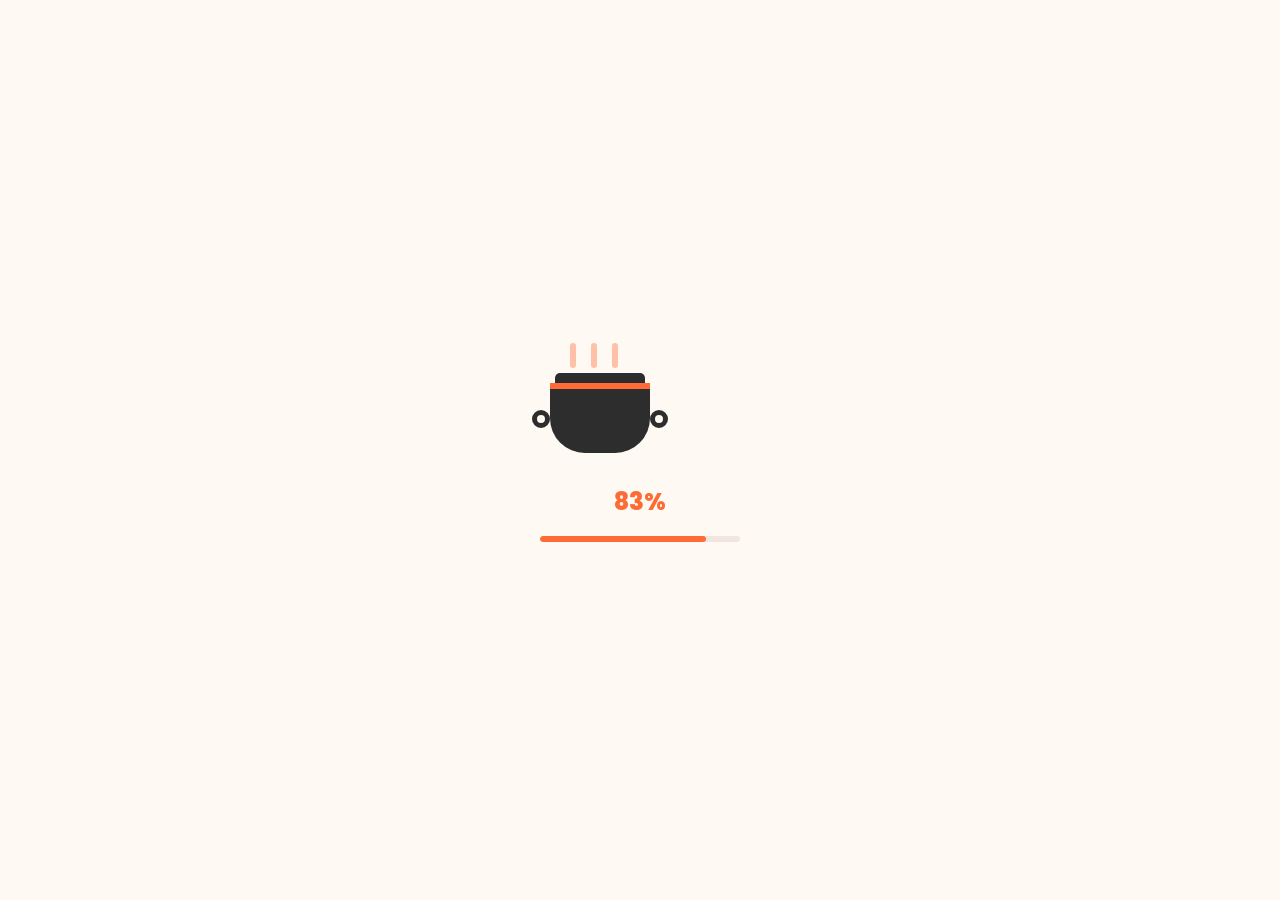
<file: recipe.html>
<!DOCTYPE html>
<html lang="en">
<head>
  <meta charset="UTF-8">
  <meta name="viewport" content="width=device-width, initial-scale=1.0">
  <meta name="description" content="View detailed recipe instructions, check ingredients off, follow step-by-step progress, read nutrition analysis and watch video tutorial guide.">
  <title>FlavorBook – Recipe Guide</title>
  
  <!-- Font Awesome CDN -->
  <link rel="stylesheet" href="https://cdnjs.cloudflare.com/ajax/libs/font-awesome/6.4.0/css/all.min.css">
  
  <!-- Stylesheets -->
  <link rel="stylesheet" href="css/style.css">
  <link rel="stylesheet" href="css/animations.css">
  <link rel="stylesheet" href="css/responsive.css">
  <link rel="stylesheet" href="css/dark.css">
  
  <style>
    .recipe-details-grid {
      display: grid;
      grid-template-columns: 2fr 1.1fr;
      gap: 50px;
    }
    
    .recipe-meta-strip {
      display: flex;
      gap: 30px;
      margin-bottom: 25px;
      color: var(--text-light);
      font-size: 0.95rem;
      font-weight: 500;
    }
    
    .recipe-meta-strip span {
      display: flex;
      align-items: center;
      gap: 8px;
    }
    
    .recipe-meta-strip i {
      color: var(--primary-color);
      font-size: 1.1rem;
    }
    
    .action-panel {
      display: flex;
      gap: 15px;
      margin-bottom: 40px;
      flex-wrap: wrap;
    }
    
    .action-btn {
      background-color: var(--card-bg);
      border: 1px solid var(--border-color);
      border-radius: 50px;
      padding: 12px 24px;
      cursor: pointer;
      font-weight: 600;
      color: var(--text-color);
      display: flex;
      align-items: center;
      gap: 8px;
      transition: background-color var(--transition-fast), color var(--transition-fast), border-color var(--transition-fast);
    }
    
    .action-btn:hover {
      background-color: rgba(255, 107, 53, 0.05);
      border-color: var(--primary-color);
      color: var(--primary-color);
    }
    
    .action-btn.active {
      background-color: var(--primary-color);
      border-color: var(--primary-color);
      color: white !important;
    }
    
    .detail-card {
      background-color: var(--card-bg);
      border: 1px solid var(--border-color);
      border-radius: 20px;
      padding: 35px;
      box-shadow: var(--shadow-sm);
      margin-bottom: 40px;
    }
    
    .detail-card-title {
      font-size: 1.4rem;
      margin-bottom: 25px;
      display: flex;
      align-items: center;
      gap: 10px;
      border-bottom: 2px solid var(--border-color);
      padding-bottom: 12px;
    }
    
    /* Step active tracker classes */
    .step-card.active {
      border-color: var(--primary-color) !important;
      box-shadow: var(--shadow-md);
      background-color: rgba(255, 107, 53, 0.03) !important;
    }
    
    /* Nutrition Bars */
    .nutrition-item {
      margin-bottom: 20px;
      padding: 15px;
      border-radius: 12px;
      background-color: var(--bg-color);
      border: 1px solid var(--border-color);
    }
    
    .nutrition-meta {
      display: flex;
      justify-content: space-between;
      margin-bottom: 8px;
      font-weight: 600;
    }
    
    .nutrition-bar-bg {
      width: 100%;
      height: 8px;
      background-color: var(--border-color);
      border-radius: 4px;
      overflow: hidden;
    }
    
    .nutrition-bar-fill {
      width: 0;
      height: 100%;
      border-radius: 4px;
      transition: width 1s cubic-bezier(0.1, 0.8, 0.1, 1);
    }
    
    .comment-form input, .comment-form textarea {
      width: 100%;
      padding: 14px 18px;
      border-radius: 10px;
      border: 1px solid var(--border-color);
      background-color: var(--bg-color);
      color: var(--text-color);
      margin-bottom: 15px;
    }
    
    /* Emoji reaction section */
    .reactions-panel {
      display: flex;
      gap: 10px;
      margin-top: 30px;
      flex-wrap: wrap;
    }
    
    .reaction-btn {
      background-color: var(--bg-color);
      border: 1px solid var(--border-color);
      border-radius: 30px;
      padding: 8px 16px;
      cursor: pointer;
      display: flex;
      align-items: center;
      gap: 6px;
      font-size: 0.9rem;
      font-weight: 600;
      color: var(--text-color);
      transition: transform 0.2s, background-color 0.2s;
    }
    
    .reaction-btn:hover {
      transform: scale(1.05);
      background-color: var(--border-color);
    }
    
    /* Print overrides */
    @media print {
      header, footer, .search-overlay, .action-panel, .video-section, .comments-section, .related-recipes-section, .back-to-top, .toast-container {
        display: none !important;
      }
      
      body {
        background-color: white !important;
        color: black !important;
      }
      
      .recipe-details-grid {
        grid-template-columns: 1fr !important;
      }
      
      .detail-card {
        box-shadow: none !important;
        border: none !important;
        padding: 0 !important;
        margin-bottom: 30px !important;
      }
    }
  </style>
</head>
<body style="overflow-y: hidden;">

  <!-- Loading Screen -->
  <div id="loading-screen">
    <div class="loader-container">
      <div class="pot-wrapper">
        <div class="steam-container">
          <div class="steam"></div>
          <div class="steam"></div>
          <div class="steam"></div>
        </div>
        <div class="pot-lid"></div>
        <div class="pot-handle left"></div>
        <div class="pot-handle right"></div>
        <div class="pot"></div>
      </div>
      <div class="loading-percentage">0%</div>
      <div class="loading-progress">
        <div class="progress-bar"></div>
      </div>
    </div>
  </div>

  <!-- Header / Navigation Bar -->
  <header>
    <div class="navbar">
      <a href="index.html" class="logo">🍳 Flavor<span>Book</span></a>
      
      <ul class="nav-menu">
        <li><a href="index.html" class="nav-link">Home</a></li>
        <li><a href="recipes.html" class="nav-link">Recipes</a></li>
        <li><a href="categories.html" class="nav-link">Categories</a></li>
        <li><a href="favorites.html" class="nav-link">Favorites</a></li>
        <li><a href="about.html" class="nav-link">About</a></li>
        <li><a href="contact.html" class="nav-link">Contact</a></li>
        <li><a href="login.html" class="nav-link">Login</a></li>
      </ul>

      <div class="nav-actions">
        <button class="search-trigger" id="open-search" aria-label="Open Search"><i class="fa-solid fa-magnifying-glass"></i></button>
        <a href="profile.html" class="profile-trigger" id="header-profile-btn" aria-label="User Profile" title="Profile"><i class="fa-solid fa-circle-user"></i></a>
        <button class="theme-toggle" aria-label="Toggle Dark Mode"><i class="fa-solid fa-moon"></i></button>
        <button class="hamburger" aria-label="Open Menu">
          <span></span>
          <span></span>
          <span></span>
        </button>
      </div>
    </div>
  </header>

  <!-- Global Search Overlay -->
  <div class="search-overlay">
    <button class="search-close" aria-label="Close Search">&times;</button>
    <div class="search-box">
      <input type="text" id="global-search-input" placeholder="Search recipes, ingredients, cuisines...">
      <button id="global-search-btn" aria-label="Submit Search"><i class="fa-solid fa-magnifying-glass"></i></button>
      <div id="search-suggestions" style="display: none; background-color: var(--card-bg); border-radius: 12px; margin-top: 10px; box-shadow: var(--shadow-lg); overflow: hidden;"></div>
    </div>
  </div>

  <!-- Dynamic Content Container -->
  <main class="section" id="recipe-detail-container" style="padding-top: 130px;">
    <div class="container">
      
      <!-- Recipe Title Info -->
      <div class="recipe-header reveal-fade-up" style="margin-bottom: 30px;">
        <span id="recipe-category-tag" style="background-color: var(--primary-color); color: white; padding: 6px 16px; border-radius: 30px; font-weight: 700; font-size: 0.8rem; letter-spacing: 0.5px; text-transform: uppercase; margin-bottom: 15px; display: inline-block;">
          <span id="recipe-category">Pizza</span> &bull; <span id="recipe-cuisine">Italian</span>
        </span>
        <h1 id="recipe-title" style="font-size: 2.8rem; margin-bottom: 12px; color: var(--dark-color);">Classic Margherita Pizza</h1>
        <div id="recipe-rating" style="font-size: 1.1rem; color: var(--secondary-color); font-weight: 700; display: flex; align-items: center; gap: 8px;">
          <!-- Star ratings populated by JS -->
        </div>
        <p id="recipe-desc" style="font-size: 1.1rem; color: var(--text-light); margin-top: 15px; max-width: 800px; line-height: 1.6;">Recipe description goes here...</p>
      </div>

      <!-- Action Panel Buttons -->
      <div class="action-panel reveal-fade-up">
        <button class="action-btn" id="recipe-fav-btn"><i class="fa-regular fa-heart"></i> Save to Favorites</button>
        <button class="action-btn" id="recipe-print-btn"><i class="fa-solid fa-print"></i> Print Recipe</button>
        <button class="action-btn" id="recipe-share-btn"><i class="fa-solid fa-share-nodes"></i> Share Recipe</button>
      </div>

      <!-- Master Layout grid -->
      <div class="recipe-details-grid">
        
        <!-- Left Panel: Large Image, Ingredients, Steps -->
        <div class="recipe-left-content">
          
          <div class="recipe-image-wrap reveal-fade-up" style="border-radius: 24px; overflow: hidden; margin-bottom: 40px; box-shadow: var(--shadow-md); height: 420px;">
            <img id="recipe-image" src="" alt="" style="width: 100%; height: 100%; object-fit: cover;">
          </div>

          <!-- Ingredients checklist Card -->
          <div class="detail-card reveal-fade-up">
            <h3 class="detail-card-title">
              <i class="fa-solid fa-basket-shopping" style="color:var(--primary-color);"></i> Needed Ingredients
            </h3>
            <ul id="ingredients-list" style="list-style: none; padding-left: 0;">
              <!-- Populated by JS -->
            </ul>
          </div>

          <!-- Instructions Card -->
          <div class="detail-card reveal-fade-up">
            <h3 class="detail-card-title">
              <i class="fa-solid fa-kitchen-cooker" style="color:var(--primary-color);"></i> Cooking Instructions
            </h3>
            
            <!-- Step completion progress indicator -->
            <div style="margin-bottom: 30px;">
              <div style="display:flex; justify-content:space-between; margin-bottom: 8px; font-weight: 600; font-size: 0.9rem;">
                <span id="steps-progress-text">0% Completed</span>
                <span>Check off completed steps</span>
              </div>
              <div class="progress-bar-bg" style="width:100%; height:8px; background-color:var(--border-color); border-radius:4px; overflow:hidden;">
                <div id="steps-progress-bar" style="width:0%; height:100%; background-color:var(--accent-color); border-radius:4px; transition: width 0.3s ease;"></div>
              </div>
            </div>

            <div id="instructions-list">
              <!-- Populated by JS -->
            </div>
          </div>

          <!-- Video Section -->
          <div class="detail-card video-section reveal-fade-up">
            <h3 class="detail-card-title"><i class="fa-solid fa-circle-play" style="color:var(--primary-color);"></i> Video Tutorial</h3>
            <div style="position:relative; padding-bottom:56.25%; height:0; border-radius:15px; overflow:hidden; box-shadow:var(--shadow-sm);">
              <iframe id="recipe-video-iframe" src="" style="position:absolute; top:0; left:0; width:100%; height:100%; border:none;" allowfullscreen></iframe>
            </div>
          </div>

          <!-- Comments/Reviews Section -->
          <div class="detail-card comments-section reveal-fade-up">
            <h3 class="detail-card-title"><i class="fa-solid fa-comments" style="color:var(--primary-color);"></i> Comments & Reactions</h3>
            
            <form id="comment-form" class="comment-form" style="margin-bottom: 40px;">
              <input type="text" id="comment-name" placeholder="Your Name" required>
              <textarea id="comment-body" rows="4" placeholder="Share your experience or rating with this recipe..." required style="resize:none;"></textarea>
              <button type="submit" class="btn btn-primary">Submit Review <i class="fa-solid fa-paper-plane"></i></button>
            </form>

            <div class="reactions-panel" style="border-top:1px solid var(--border-color); padding-top:20px; margin-bottom:45px;">
              <span style="font-weight: 700; display: block; width: 100%; margin-bottom: 12px;">React to this guide:</span>
              <button class="reaction-btn" data-reaction="love">❤️ <span class="reaction-count">12</span></button>
              <button class="reaction-btn" data-reaction="like">👍 <span class="reaction-count">34</span></button>
              <button class="reaction-btn" data-reaction="fire">🔥 <span class="reaction-count">48</span></button>
              <button class="reaction-btn" data-reaction="yummy">👨‍🍳 <span class="reaction-count">19</span></button>
            </div>

            <div id="comments-feed">
              <!-- Comment feeds dynamically inserted here -->
            </div>
          </div>

        </div>

        <!-- Right Panel: Info Summary Cards, Nutrition -->
        <div class="recipe-right-content reveal-fade-up">
          
          <!-- Recipe Stats Summary -->
          <div class="detail-card" style="position: sticky; top: 100px;">
            <h3 class="detail-card-title" style="border:none; margin-bottom: 20px;"><i class="fa-solid fa-chart-pie" style="color:var(--primary-color);"></i> Recipe Stats</h3>
            <div style="display:grid; grid-template-columns: 1fr; gap:15px; margin-bottom: 30px;">
              <div style="display:flex; justify-content:space-between; border-bottom: 1px solid var(--border-color); padding-bottom: 10px;">
                <span style="color:var(--text-light); font-weight:500;">Cook/Prep:</span>
                <span id="recipe-time" style="font-weight:700; color:var(--dark-color);">30 Mins</span>
              </div>
              <div style="display:flex; justify-content:space-between; border-bottom: 1px solid var(--border-color); padding-bottom: 10px;">
                <span style="color:var(--text-light); font-weight:500;">Serves:</span>
                <span id="recipe-servings" style="font-weight:700; color:var(--dark-color);">4 Servings</span>
              </div>
              <div style="display:flex; justify-content:space-between; border-bottom: 1px solid var(--border-color); padding-bottom: 10px;">
                <span style="color:var(--text-light); font-weight:500;">Energy:</span>
                <span id="recipe-calories" style="font-weight:700; color:var(--dark-color);">280 kcal</span>
              </div>
            </div>

            <!-- Nutrition Indicators -->
            <h4 style="margin-bottom: 15px; color: var(--dark-color); font-weight:700;">Nutrient Values</h4>
            
            <!-- Protein Bar -->
            <div class="nutrition-item">
              <div class="nutrition-meta">
                <span>Protein</span>
                <span id="protein-val" style="color:var(--accent-color);">12g</span>
              </div>
              <div class="nutrition-bar-bg">
                <div id="protein-bar" class="nutrition-bar-fill" style="background-color: var(--accent-color);"></div>
              </div>
            </div>

            <!-- Fat Bar -->
            <div class="nutrition-item">
              <div class="nutrition-meta">
                <span>Fat</span>
                <span id="fat-val" style="color:var(--primary-color);">10g</span>
              </div>
              <div class="nutrition-bar-bg">
                <div id="fat-bar" class="nutrition-bar-fill" style="background-color: var(--primary-color);"></div>
              </div>
            </div>

            <!-- Carbs Bar -->
            <div class="nutrition-item">
              <div class="nutrition-meta">
                <span>Carbs</span>
                <span id="carbs-val" style="color:var(--secondary-color);">36g</span>
              </div>
              <div class="nutrition-bar-bg">
                <div id="carbs-bar" class="nutrition-bar-fill" style="background-color: var(--secondary-color);"></div>
              </div>
            </div>

          </div>

        </div>

      </div>

      <!-- Related Recipes Grid -->
      <section class="section related-recipes-section" style="border-top: 1px solid var(--border-color); margin-top:50px;">
        <div class="section-title-wrapper reveal-fade-up">
          <span class="section-subtitle">Suggestions</span>
          <h2 class="section-title">Related Recipes</h2>
        </div>
        <div class="recipes-grid" id="related-recipes-list">
          <!-- Populated by JS -->
        </div>
      </section>

    </div>
  </main>

  <!-- Footer -->
  <footer>
    <div class="container">
      <div class="footer-grid">
        <div class="footer-info">
          <a href="index.html" class="logo" style="color: white;">🍳 Flavor<span>Book</span></a>
          <p>Making cooking fun, accessible, and gourmet for foodies around the globe. Grab your apron and join the FlavorBook family!</p>
          <div class="footer-socials">
            <a href="#" aria-label="Facebook"><i class="fa-brands fa-facebook-f"></i></a>
            <a href="#" aria-label="Instagram"><i class="fa-brands fa-instagram"></i></a>
            <a href="#" aria-label="Twitter"><i class="fa-brands fa-twitter"></i></a>
            <a href="#" aria-label="Pinterest"><i class="fa-brands fa-pinterest-p"></i></a>
          </div>
        </div>

        <div class="footer-links-col">
          <h3 class="footer-links-title">Quick Links</h3>
          <ul class="footer-links">
            <li><a href="index.html">Home</a></li>
            <li><a href="recipes.html">All Recipes</a></li>
            <li><a href="categories.html">Categories</a></li>
            <li><a href="favorites.html">Saved Favorites</a></li>
          </ul>
        </div>

        <div class="footer-links-col">
          <h3 class="footer-links-title">Company</h3>
          <ul class="footer-links">
            <li><a href="about.html">About Story</a></li>
            <li><a href="contact.html">Contact Us</a></li>
            <li><a href="login.html">Login Portal</a></li>
            <li><a href="404.html">404 Error</a></li>
          </ul>
        </div>

        <div class="footer-newsletter">
          <h4>Weekly Inspiration</h4>
          <p>Get recipes, dining advice, and kitchen hacks directly to your feed.</p>
          <div class="newsletter-form">
            <input type="email" id="footer-newsletter-email" placeholder="Enter email" style="padding-right: 120px;">
            <button id="footer-newsletter-btn">Join</button>
          </div>
        </div>
      </div>

      <div class="footer-bottom">
        <p>&copy; 2026 FlavorBook. All Rights Reserved. Created as a Premium Portfolio Project.</p>
        <p>Design styled with <i class="fa-solid fa-heart" style="color:var(--primary-color);"></i> by Team Antigravity.</p>
      </div>
    </div>
  </footer>

  <!-- Floating Back to Top Button -->
  <button class="back-to-top" aria-label="Back to top"><i class="fa-solid fa-arrow-up"></i></button>

  <!-- Toast Alert Overlay -->
  <div class="toast-container"></div>

  <!-- Scripts -->
  <script src="js/main.js"></script>
  <script src="js/darkmode.js"></script>
  <script src="js/favorites.js"></script>
  <script src="js/search.js"></script>
  <script src="js/recipe-detail.js"></script>
  <script src="js/animation.js"></script>
</body>
</html>
</file>
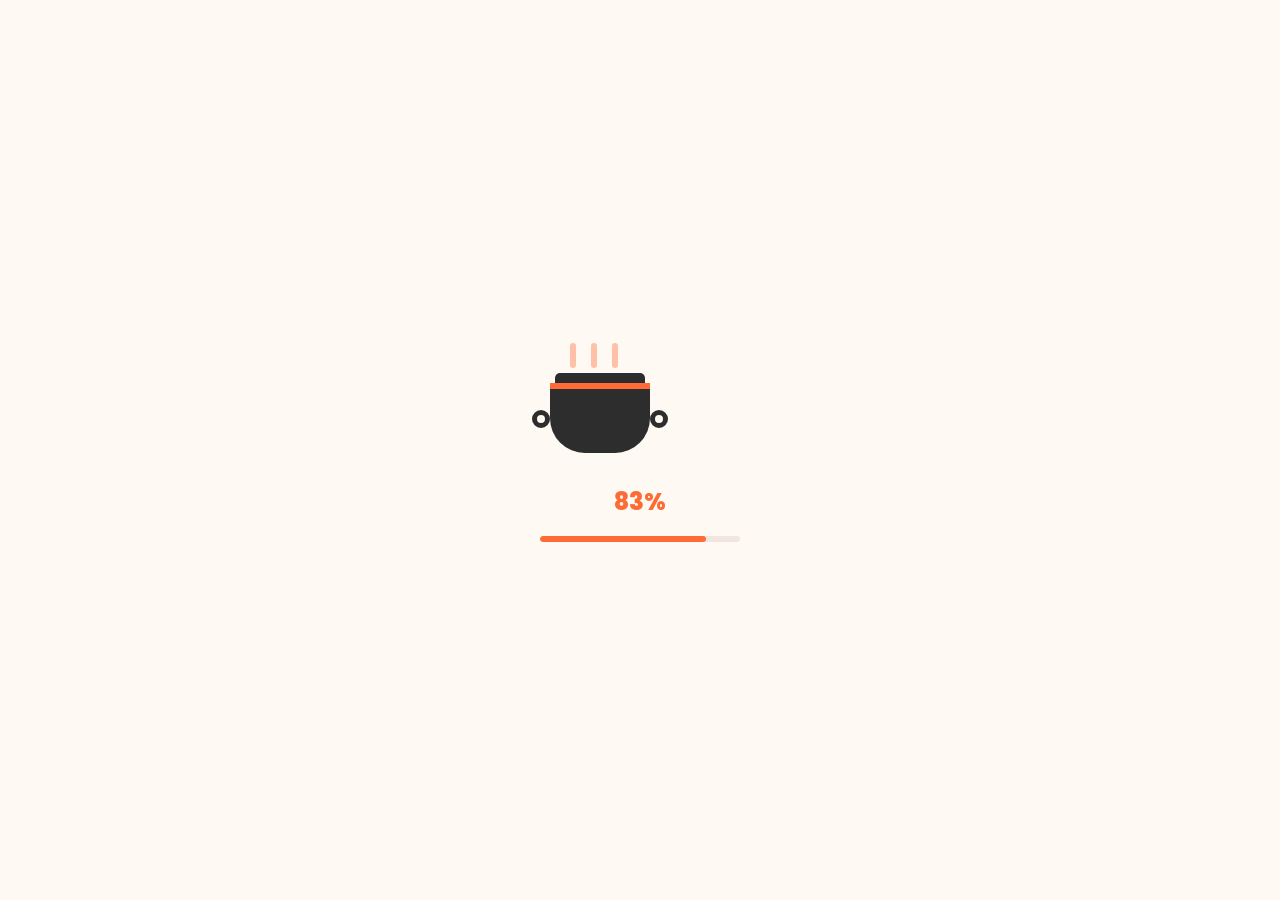
<file: register.html>
<!DOCTYPE html>
<html lang="en">
<head>
  <meta charset="UTF-8">
  <meta name="viewport" content="width=device-width, initial-scale=1.0">
  <meta name="description" content="Create a new FlavorBook account to submit reviews, share recipe guides, and customize your diet lists.">
  <title>FlavorBook – Register Account</title>
  
  <!-- Font Awesome CDN -->
  <link rel="stylesheet" href="https://cdnjs.cloudflare.com/ajax/libs/font-awesome/6.4.0/css/all.min.css">
  
  <!-- Stylesheets -->
  <link rel="stylesheet" href="css/style.css">
  <link rel="stylesheet" href="css/animations.css">
  <link rel="stylesheet" href="css/responsive.css">
  <link rel="stylesheet" href="css/dark.css">
  
  <style>
    .auth-page-wrapper {
      min-height: 100vh;
      display: flex;
      align-items: center;
      justify-content: center;
      padding: 24px;
      position: relative;
    }
    
    .auth-card {
      background: rgba(255, 255, 255, 0.45);
      border: 1px solid rgba(255, 255, 255, 0.25);
      border-radius: 30px;
      padding: 40px;
      width: 100%;
      max-width: 440px;
      box-shadow: 0 20px 50px rgba(0,0,0,0.1);
      backdrop-filter: blur(16px);
      -webkit-backdrop-filter: blur(16px);
      position: relative;
      z-index: 10;
    }
    
    .auth-back-btn {
      position: absolute;
      top: 30px;
      left: 30px;
      font-weight: 600;
      color: var(--dark-color);
      display: flex;
      align-items: center;
      gap: 6px;
      z-index: 20;
    }
    
    .auth-back-btn:hover {
      color: var(--primary-color);
    }
  </style>
</head>
<body style="overflow-y: hidden;">

  <!-- Loading Screen -->
  <div id="loading-screen">
    <div class="loader-container">
      <div class="pot-wrapper">
        <div class="steam-container">
          <div class="steam"></div>
          <div class="steam"></div>
          <div class="steam"></div>
        </div>
        <div class="pot-lid"></div>
        <div class="pot-handle left"></div>
        <div class="pot-handle right"></div>
        <div class="pot"></div>
      </div>
      <div class="loading-percentage">0%</div>
      <div class="loading-progress">
        <div class="progress-bar"></div>
      </div>
    </div>
  </div>

  <!-- Floating Bubble Background -->
  <div class="bubble-background">
    <div class="bubble" style="width: 80px; height: 80px; left: 10%; animation-duration: 12s;"></div>
    <div class="bubble" style="width: 120px; height: 120px; left: 35%; animation-duration: 18s; animation-delay: 2s;"></div>
    <div class="bubble" style="width: 60px; height: 60px; left: 55%; animation-duration: 10s; animation-delay: 4s;"></div>
    <div class="bubble" style="width: 100px; height: 100px; left: 75%; animation-duration: 15s; animation-delay: 1s;"></div>
    <div class="bubble" style="width: 50px; height: 50px; left: 90%; animation-duration: 8s; animation-delay: 3s;"></div>
  </div>

  <!-- Back Home Link -->
  <a href="index.html" class="auth-back-btn"><i class="fa-solid fa-arrow-left"></i> Home</a>

  <!-- Auth Layout Card -->
  <div class="auth-page-wrapper">
    
    <div class="auth-card">
      <div style="text-align: center; margin-bottom: 25px;">
        <h2 style="font-size: 1.8rem; color: var(--dark-color); margin-bottom: 6px;">Create Account</h2>
        <p style="color: var(--text-light); font-size: 0.85rem;">Join the global culinary community</p>
      </div>

      <!-- Register Form -->
      <form id="register-form">
        <div class="form-group">
          <label for="reg-name" style="display:block; font-weight:600; font-size:0.85rem; margin-bottom:6px; color:var(--dark-color);">Full Name</label>
          <input type="text" id="reg-name" class="glow-input" placeholder="Chef Marie" required style="width: 100%; padding: 12px 14px; border-radius: 10px; border: 1px solid var(--border-color); background-color: var(--card-bg); color: var(--text-color);">
        </div>

        <div class="form-group">
          <label for="reg-email" style="display:block; font-weight:600; font-size:0.85rem; margin-bottom:6px; color:var(--dark-color);">Email Address</label>
          <input type="email" id="reg-email" class="glow-input" placeholder="marie@email.com" required style="width: 100%; padding: 12px 14px; border-radius: 10px; border: 1px solid var(--border-color); background-color: var(--card-bg); color: var(--text-color);">
        </div>

        <div class="form-group">
          <label for="reg-pass" style="display:block; font-weight:600; font-size:0.85rem; margin-bottom:6px; color:var(--dark-color);">Password</label>
          <input type="password" id="reg-pass" class="glow-input" placeholder="••••••••" required style="width: 100%; padding: 12px 14px; border-radius: 10px; border: 1px solid var(--border-color); background-color: var(--card-bg); color: var(--text-color);">
        </div>

        <div class="form-group" style="margin-bottom: 20px;">
          <label for="reg-confirm" style="display:block; font-weight:600; font-size:0.85rem; margin-bottom:6px; color:var(--dark-color);">Confirm Password</label>
          <input type="password" id="reg-confirm" class="glow-input" placeholder="••••••••" required style="width: 100%; padding: 12px 14px; border-radius: 10px; border: 1px solid var(--border-color); background-color: var(--card-bg); color: var(--text-color);">
        </div>

        <button type="submit" class="btn btn-primary" style="width: 100%; justify-content: center; margin-bottom: 15px;">Register Now <i class="fa-solid fa-user-plus"></i></button>
      </form>

      <p style="text-align: center; font-size: 0.9rem; color: var(--text-light);">
        Already have an account? <a href="login.html" style="color: var(--primary-color); font-weight: 700;">Login Here</a>
      </p>
    </div>

  </div>

  <!-- Toast Alert Overlay -->
  <div class="toast-container"></div>

  <!-- Scripts -->
  <script src="js/main.js"></script>
  <script src="js/darkmode.js"></script>
  
  <script>
    // Redirect if already logged in
    if (localStorage.getItem('isLoggedIn') === 'true') {
      window.location.href = 'index.html';
    }

    document.addEventListener('DOMContentLoaded', () => {
      // Mock Register Submit
      const registerForm = document.getElementById('register-form');
      if (registerForm) {
        registerForm.addEventListener('submit', (e) => {
          e.preventDefault();
          const name = document.getElementById('reg-name').value;
          const pass = document.getElementById('reg-pass').value;
          const confirm = document.getElementById('reg-confirm').value;

          if (pass !== confirm) {
            showToast('Passwords do not match.', 'info');
            return;
          }

          showToast(`Account created for ${name}! Please login.`, 'success');
          setTimeout(() => {
            window.location.href = 'login.html';
          }, 1500);
        });
      }
    });

  </script>
</body>
</html>
</file>
<file: css/style.css>
/* FLAVORBOOK MAIN STYLESHEET */
@import url('https://fonts.googleapis.com/css2?family=Inter:wght@300;400;500;600;700&family=Poppins:wght@600;700;800&display=swap');

:root {
  /* Color Palette - Light Mode (Default) */
  --primary-color: #FF6B35;
  --primary-rgb: 255, 107, 53;
  --secondary-color: #FFD166;
  --dark-color: #2D2D2D;
  --bg-color: #FFF9F4;
  --card-bg: #FFFFFF;
  --text-color: #444444;
  --text-light: #777777;
  --accent-color: #06D6A0;
  --border-color: #F0E6DF;
  --shadow-sm: 0 2px 8px rgba(45, 45, 45, 0.05);
  --shadow-md: 0 10px 25px rgba(45, 45, 45, 0.08);
  --shadow-lg: 0 20px 40px rgba(45, 45, 45, 0.12);
  --transition-fast: 0.2s ease;
  --transition-normal: 0.3s cubic-bezier(0.25, 0.8, 0.25, 1);
  --transition-slow: 0.5s cubic-bezier(0.25, 0.8, 0.25, 1);
  
  --font-headings: 'Poppins', sans-serif;
  --font-body: 'Inter', sans-serif;
  
  --nav-height: 80px;
}

/* Base Reset */
* {
  margin: 0;
  padding: 0;
  box-sizing: border-box;
  outline: none;
}

html {
  scroll-behavior: smooth;
}

body {
  font-family: var(--font-body);
  background-color: var(--bg-color);
  color: var(--text-color);
  line-height: 1.6;
  overflow-x: hidden;
  transition: background-color var(--transition-normal), color var(--transition-normal);
}

h1, h2, h3, h4, h5, h6 {
  font-family: var(--font-headings);
  color: var(--dark-color);
  font-weight: 700;
  line-height: 1.2;
}

a {
  text-decoration: none;
  color: inherit;
  transition: color var(--transition-fast);
}

button, input, textarea, select {
  font-family: inherit;
}

/* Loading Screen */
#loading-screen {
  position: fixed;
  top: 0;
  left: 0;
  width: 100%;
  height: 100vh;
  background-color: var(--bg-color);
  z-index: 9999;
  display: flex;
  flex-direction: column;
  align-items: center;
  justify-content: center;
  transition: opacity 0.5s ease, visibility 0.5s ease;
}

.loader-container {
  text-align: center;
}

.pot-wrapper {
  position: relative;
  width: 120px;
  height: 120px;
  margin-bottom: 20px;
}

.pot {
  position: absolute;
  bottom: 10px;
  left: 10px;
  width: 100px;
  height: 70px;
  background-color: var(--dark-color);
  border-radius: 0 0 35px 35px;
  border-top: 6px solid var(--primary-color);
}

.pot-lid {
  position: absolute;
  bottom: 80px;
  left: 15px;
  width: 90px;
  height: 10px;
  background-color: var(--dark-color);
  border-radius: 5px 5px 0 0;
  animation: lid-bounce 1s infinite alternate;
}

.pot-handle {
  position: absolute;
  bottom: 35px;
  width: 18px;
  height: 18px;
  border: 5px solid var(--dark-color);
  border-radius: 50%;
}

.pot-handle.left { left: -8px; }
.pot-handle.right { right: -8px; }

.steam-container {
  position: absolute;
  top: 0;
  left: 30px;
  display: flex;
  gap: 15px;
}

.steam {
  width: 6px;
  height: 25px;
  background-color: rgba(255, 107, 53, 0.4);
  border-radius: 3px;
  animation: steam-rise 1.5s infinite linear;
}

.steam:nth-child(2) {
  animation-delay: 0.3s;
}

.steam:nth-child(3) {
  animation-delay: 0.6s;
}

.loading-progress {
  width: 200px;
  height: 6px;
  background-color: var(--border-color);
  border-radius: 3px;
  margin: 15px auto;
  overflow: hidden;
  position: relative;
}

.progress-bar {
  width: 0%;
  height: 100%;
  background-color: var(--primary-color);
  border-radius: 3px;
  transition: width 0.1s linear;
}

.loading-percentage {
  font-family: var(--font-headings);
  font-size: 1.5rem;
  color: var(--primary-color);
  font-weight: 800;
}

/* Header & Sticky Navbar */
header {
  position: fixed;
  top: 0;
  left: 0;
  width: 100%;
  height: var(--nav-height);
  z-index: 1000;
  background-color: transparent;
  transition: background-color var(--transition-normal), box-shadow var(--transition-normal), backdrop-filter var(--transition-normal);
}

header.scrolled {
  background-color: rgba(255, 249, 244, 0.85);
  backdrop-filter: blur(12px);
  -webkit-backdrop-filter: blur(12px);
  box-shadow: var(--shadow-sm);
  border-bottom: 1px solid rgba(255, 107, 53, 0.1);
}

.navbar {
  max-width: 1200px;
  height: 100%;
  margin: 0 auto;
  padding: 0 24px;
  display: flex;
  align-items: center;
  justify-content: space-between;
}

.logo {
  font-family: var(--font-headings);
  font-size: 1.6rem;
  font-weight: 800;
  color: var(--dark-color);
  display: flex;
  align-items: center;
  gap: 8px;
}

.logo span {
  color: var(--primary-color);
}

.nav-menu {
  display: flex;
  list-style: none;
  gap: 32px;
}

.nav-link {
  font-weight: 600;
  font-size: 0.95rem;
  position: relative;
  padding: 8px 0;
  color: var(--text-color);
}

.nav-link::after {
  content: '';
  position: absolute;
  bottom: 0;
  left: 0;
  width: 0;
  height: 3px;
  background-color: var(--primary-color);
  border-radius: 2px;
  transition: width var(--transition-fast);
}

.nav-link:hover {
  color: var(--primary-color);
}

.nav-link:hover::after,
.nav-link.active::after {
  width: 100%;
}

.nav-link.active {
  color: var(--primary-color);
}

.nav-actions {
  display: flex;
  align-items: center;
  gap: 20px;
}

.search-trigger, .profile-trigger, .theme-toggle {
  background: none;
  border: none;
  cursor: pointer;
  font-size: 1.25rem;
  color: var(--dark-color);
  width: 42px;
  height: 42px;
  border-radius: 50%;
  display: flex;
  align-items: center;
  justify-content: center;
  text-decoration: none;
  transition: background-color var(--transition-fast), color var(--transition-fast), transform var(--transition-normal);
}

.search-trigger:hover, .profile-trigger:hover, .theme-toggle:hover, .profile-trigger.active {
  background-color: rgba(255, 107, 53, 0.12);
  color: var(--primary-color);
  transform: scale(1.08);
}

.hamburger {
  display: none;
  flex-direction: column;
  justify-content: space-between;
  width: 30px;
  height: 20px;
  background: none;
  border: none;
  cursor: pointer;
  z-index: 1100;
}

.hamburger span {
  width: 100%;
  height: 3px;
  background-color: var(--dark-color);
  border-radius: 2px;
  transition: transform var(--transition-normal), opacity var(--transition-normal);
}

/* Floating Search Overlay */
.search-overlay {
  position: fixed;
  top: 0;
  left: 0;
  width: 100%;
  height: 100%;
  background-color: rgba(45, 45, 45, 0.85);
  backdrop-filter: blur(8px);
  -webkit-backdrop-filter: blur(8px);
  z-index: 2000;
  display: flex;
  align-items: center;
  justify-content: center;
  opacity: 0;
  visibility: hidden;
  transition: opacity var(--transition-normal), visibility var(--transition-normal);
}

.search-overlay.active {
  opacity: 1;
  visibility: visible;
}

.search-box {
  width: 90%;
  max-width: 600px;
  position: relative;
}

.search-box input {
  width: 100%;
  padding: 18px 24px;
  font-size: 1.2rem;
  border: 2px solid var(--primary-color);
  border-radius: 50px;
  background-color: var(--bg-color);
  color: var(--dark-color);
  box-shadow: var(--shadow-lg);
}

.search-box button {
  position: absolute;
  right: 8px;
  top: 50%;
  transform: translateY(-50%);
  background-color: var(--primary-color);
  border: none;
  color: white;
  width: 48px;
  height: 48px;
  border-radius: 50%;
  cursor: pointer;
  transition: background-color var(--transition-fast), transform var(--transition-fast);
}

.search-box button:hover {
  background-color: #e0531f;
  transform: translateY(-50%) scale(1.05);
}

.search-close {
  position: absolute;
  top: 40px;
  right: 40px;
  background: none;
  border: none;
  font-size: 2rem;
  color: white;
  cursor: pointer;
  transition: transform var(--transition-fast);
}

.search-close:hover {
  transform: scale(1.1) rotate(90deg);
}

/* Master Grid / Containers */
.container {
  max-width: 1200px;
  margin: 0 auto;
  padding: 0 24px;
}

.section {
  padding: 80px 0;
}

.section-title-wrapper {
  text-align: center;
  margin-bottom: 50px;
}

.section-subtitle {
  color: var(--primary-color);
  font-size: 0.9rem;
  font-weight: 700;
  text-transform: uppercase;
  letter-spacing: 2px;
  margin-bottom: 10px;
  display: block;
}

.section-title {
  font-size: 2.2rem;
  position: relative;
  display: inline-block;
  padding-bottom: 12px;
}

.section-title::after {
  content: '';
  position: absolute;
  bottom: 0;
  left: 50%;
  transform: translateX(-50%);
  width: 60px;
  height: 4px;
  background-color: var(--secondary-color);
  border-radius: 2px;
}

/* Recipe Cards */
.recipes-grid {
  display: grid;
  grid-template-columns: repeat(auto-fill, minmax(320px, 1fr));
  gap: 30px;
}

.recipe-card {
  background-color: var(--card-bg);
  border-radius: 20px;
  overflow: hidden;
  box-shadow: var(--shadow-sm);
  transition: transform var(--transition-normal), box-shadow var(--transition-normal);
  border: 1px solid var(--border-color);
  display: flex;
  flex-direction: column;
}

.recipe-card:hover {
  transform: translateY(-10px);
  box-shadow: var(--shadow-lg);
}

.card-img-wrapper {
  position: relative;
  padding-top: 65%;
  overflow: hidden;
  cursor: pointer;
}

.card-img-wrapper img {
  position: absolute;
  top: 0;
  left: 0;
  width: 100%;
  height: 100%;
  object-fit: cover;
  transition: transform var(--transition-slow);
}

.recipe-card:hover .card-img-wrapper img {
  transform: scale(1.1);
}

.card-tag {
  position: absolute;
  top: 15px;
  left: 15px;
  background-color: var(--primary-color);
  color: white;
  padding: 6px 12px;
  border-radius: 30px;
  font-size: 0.75rem;
  font-weight: 700;
  letter-spacing: 0.5px;
  z-index: 2;
}

.card-fav-btn {
  position: absolute;
  top: 15px;
  right: 15px;
  background-color: white;
  border: none;
  width: 36px;
  height: 36px;
  border-radius: 50%;
  display: flex;
  align-items: center;
  justify-content: center;
  cursor: pointer;
  color: var(--text-light);
  box-shadow: var(--shadow-sm);
  transition: color var(--transition-fast), transform var(--transition-fast);
  z-index: 2;
}

.card-fav-btn:hover {
  transform: scale(1.1);
  color: #ff4757;
}

.card-fav-btn.active {
  color: #ff4757;
}

.card-fav-btn.active i {
  animation: heartBeat 0.3s ease;
}

.card-content {
  padding: 24px;
  display: flex;
  flex-direction: column;
  flex-grow: 1;
}

.card-meta {
  display: flex;
  align-items: center;
  justify-content: space-between;
  margin-bottom: 12px;
  font-size: 0.8rem;
  color: var(--text-light);
}

.card-rating {
  display: flex;
  align-items: center;
  gap: 4px;
  color: var(--secondary-color);
  font-weight: 700;
}

.card-title {
  font-size: 1.25rem;
  margin-bottom: 12px;
  line-height: 1.3;
}

.card-title a:hover {
  color: var(--primary-color);
}

.card-desc {
  font-size: 0.85rem;
  color: var(--text-light);
  margin-bottom: 20px;
  display: -webkit-box;
  -webkit-line-clamp: 2;
  -webkit-box-orient: vertical;
  overflow: hidden;
  flex-grow: 1;
}

.card-footer {
  display: flex;
  align-items: center;
  justify-content: space-between;
  padding-top: 15px;
  border-top: 1px solid var(--border-color);
  font-size: 0.8rem;
  color: var(--text-color);
  font-weight: 500;
}

.card-footer span {
  display: flex;
  align-items: center;
  gap: 5px;
}

.card-footer i {
  color: var(--primary-color);
}

/* Premium Buttons */
.btn {
  display: inline-flex;
  align-items: center;
  gap: 8px;
  padding: 14px 28px;
  border-radius: 50px;
  font-weight: 600;
  font-size: 0.95rem;
  cursor: pointer;
  transition: transform var(--transition-fast), box-shadow var(--transition-fast), background-position var(--transition-fast);
  border: none;
}

.btn-primary {
  background: linear-gradient(135deg, var(--primary-color), #ff8454);
  background-size: 200% auto;
  color: white;
  box-shadow: 0 4px 15px rgba(255, 107, 53, 0.3);
}

.btn-primary:hover {
  background-position: right center;
  transform: translateY(-2px);
  box-shadow: 0 8px 20px rgba(255, 107, 53, 0.4);
}

.btn-secondary {
  background-color: transparent;
  color: var(--dark-color);
  border: 2px solid var(--dark-color);
}

.btn-secondary:hover {
  background-color: var(--dark-color);
  color: white;
  transform: translateY(-2px);
}

.btn-accent {
  background-color: var(--accent-color);
  color: white;
  box-shadow: 0 4px 15px rgba(6, 214, 160, 0.3);
}

.btn-accent:hover {
  transform: translateY(-2px);
  box-shadow: 0 8px 20px rgba(6, 214, 160, 0.4);
}

/* Footer Section */
footer {
  background-color: var(--dark-color);
  color: rgba(255, 255, 255, 0.8);
  padding: 80px 0 30px 0;
  border-top: 6px solid var(--primary-color);
}

.footer-grid {
  display: grid;
  grid-template-columns: 2fr 1fr 1fr 2fr;
  gap: 40px;
  margin-bottom: 60px;
}

.footer-info .logo {
  color: white;
  margin-bottom: 20px;
}

.footer-info p {
  font-size: 0.9rem;
  margin-bottom: 25px;
  line-height: 1.7;
}

.footer-socials {
  display: flex;
  gap: 15px;
}

.footer-socials a {
  width: 40px;
  height: 40px;
  border-radius: 50%;
  background-color: rgba(255, 255, 255, 0.08);
  color: white;
  display: flex;
  align-items: center;
  justify-content: center;
  transition: background-color var(--transition-fast), transform var(--transition-fast);
}

.footer-socials a:hover {
  background-color: var(--primary-color);
  transform: translateY(-3px) rotate(360deg);
}

.footer-links-title {
  color: white;
  font-size: 1.1rem;
  margin-bottom: 25px;
  position: relative;
  padding-bottom: 10px;
}

.footer-links-title::after {
  content: '';
  position: absolute;
  bottom: 0;
  left: 0;
  width: 30px;
  height: 3px;
  background-color: var(--secondary-color);
  border-radius: 2px;
}

.footer-links {
  list-style: none;
}

.footer-links li {
  margin-bottom: 12px;
}

.footer-links a {
  font-size: 0.9rem;
  transition: color var(--transition-fast), padding-left var(--transition-fast);
}

.footer-links a:hover {
  color: var(--primary-color);
  padding-left: 5px;
}

.footer-newsletter h4 {
  color: white;
  font-size: 1.1rem;
  margin-bottom: 15px;
}

.footer-newsletter p {
  font-size: 0.9rem;
  margin-bottom: 20px;
}

.newsletter-form {
  position: relative;
}

.newsletter-form input {
  width: 100%;
  padding: 16px 20px;
  border-radius: 50px;
  border: 1px solid rgba(255, 255, 255, 0.15);
  background-color: rgba(255, 255, 255, 0.05);
  color: white;
  font-size: 0.9rem;
}

.newsletter-form button {
  position: absolute;
  right: 5px;
  top: 5px;
  bottom: 5px;
  border: none;
  background-color: var(--primary-color);
  color: white;
  padding: 0 24px;
  border-radius: 50px;
  font-weight: 600;
  cursor: pointer;
  transition: transform var(--transition-fast), background-color var(--transition-fast);
}

.newsletter-form button:hover {
  transform: scale(1.05);
  background-color: #ff8454;
}

.footer-bottom {
  padding-top: 30px;
  border-top: 1px solid rgba(255, 255, 255, 0.08);
  display: flex;
  justify-content: space-between;
  align-items: center;
  font-size: 0.85rem;
}

/* Toast Notification */
.toast-container {
  position: fixed;
  bottom: 30px;
  right: 30px;
  z-index: 3000;
  display: flex;
  flex-direction: column;
  gap: 10px;
}

.toast {
  background-color: var(--dark-color);
  color: white;
  padding: 16px 24px;
  border-radius: 12px;
  box-shadow: var(--shadow-lg);
  display: flex;
  align-items: center;
  gap: 12px;
  transform: translateY(100px);
  opacity: 0;
  animation: slideIn 0.3s forwards cubic-bezier(0.25, 0.8, 0.25, 1);
  border-left: 5px solid var(--primary-color);
}

.toast.success {
  border-left-color: var(--accent-color);
}

.toast.info {
  border-left-color: var(--secondary-color);
}

/* Back to Top Button */
.back-to-top {
  position: fixed;
  bottom: 30px;
  left: 30px;
  width: 45px;
  height: 45px;
  background-color: var(--primary-color);
  color: white;
  border-radius: 50%;
  display: flex;
  align-items: center;
  justify-content: center;
  cursor: pointer;
  box-shadow: var(--shadow-md);
  border: none;
  opacity: 0;
  visibility: hidden;
  transform: translateY(20px);
  transition: opacity var(--transition-normal), visibility var(--transition-normal), transform var(--transition-normal);
  z-index: 999;
}

.back-to-top.active {
  opacity: 1;
  visibility: visible;
  transform: translateY(0);
}

.back-to-top:hover {
  background-color: #e0531f;
  transform: scale(1.1);
}

/* Hero Image Slideshow Styles */
.hero-slider {
  position: relative;
  width: 100%;
  aspect-ratio: 4/3; /* Original landscape aspect-ratio */
  max-width: 500px;
  margin: 0 auto;
  border-radius: 50% 20% 50% 30%;
  box-shadow: var(--shadow-lg);
  border: 8px solid var(--card-bg);
  overflow: hidden;
  transition: border-color var(--transition-normal);
  background: linear-gradient(135deg, #ffeaa7, #ff7675); /* Fallback gradient */
  display: flex;
  align-items: center;
  justify-content: center;
}

.hero-slider::before {
  content: '🍳';
  font-size: 4rem;
  opacity: 0.35;
  position: absolute;
  z-index: 0;
  animation: pulse 2s infinite ease-in-out;
}

@keyframes pulse {
  0% { transform: scale(0.95); opacity: 0.25; }
  50% { transform: scale(1.05); opacity: 0.45; }
  100% { transform: scale(0.95); opacity: 0.25; }
}

.hero-slider .slide {
  position: absolute;
  top: 0;
  left: 0;
  width: 100%;
  height: 100%;
  opacity: 0;
  visibility: hidden;
  z-index: 1;
  overflow: hidden;
  transition: opacity 1s cubic-bezier(0.25, 0.8, 0.25, 1), visibility 1s ease;
}

.hero-slider .slide img {
  position: absolute;
  top: 0;
  left: 0;
  width: 100%;
  height: 100%;
  object-fit: cover; /* Cover fits these landscape images perfectly */
  z-index: 2;
}

.hero-slider .slide.active {
  opacity: 1;
  visibility: visible;
}

/* Premium Category Card Grid */
.categories-grid {
  display: grid;
  grid-template-columns: repeat(auto-fit, minmax(160px, 1fr)) !important;
  gap: 20px !important;
  margin-top: 30px;
}

.category-card {
  position: relative;
  aspect-ratio: 1/1;
  border-radius: 20px;
  overflow: hidden;
  box-shadow: var(--shadow-sm);
  border: 1px solid var(--border-color);
  transition: transform 0.4s cubic-bezier(0.25, 0.8, 0.25, 1), box-shadow 0.4s cubic-bezier(0.25, 0.8, 0.25, 1), border-color 0.4s ease;
  display: flex;
  flex-direction: column;
  justify-content: flex-end;
  padding: 20px 15px;
  text-decoration: none;
  cursor: pointer;
}

.category-card-bg {
  position: absolute;
  top: 0;
  left: 0;
  width: 100%;
  height: 100%;
  background-size: cover;
  background-position: center;
  transition: transform 0.6s cubic-bezier(0.25, 0.8, 0.25, 1);
  z-index: 1;
}

.category-card-overlay {
  position: absolute;
  top: 0;
  left: 0;
  width: 100%;
  height: 100%;
  background: linear-gradient(to bottom, rgba(0,0,0,0.1) 30%, rgba(0,0,0,0.8) 100%);
  z-index: 2;
  transition: background 0.3s ease;
}

.category-card-content {
  position: relative;
  z-index: 3;
  text-align: left;
}

.category-card-emoji {
  font-size: 1.8rem;
  margin-bottom: 5px;
  display: inline-block;
  transform: translateY(0);
  transition: transform 0.3s ease;
}

.category-card h3 {
  font-size: 1.05rem !important;
  font-weight: 700 !important;
  color: #FFFFFF !important;
  margin: 0 !important;
  line-height: 1.2 !important;
}

/* Hover Animations */
.category-card:hover {
  transform: translateY(-8px);
  box-shadow: var(--shadow-lg);
  border-color: var(--primary-color);
}

.category-card:hover .category-card-bg {
  transform: scale(1.15);
}

.category-card:hover .category-card-emoji {
  transform: translateY(-5px) scale(1.1);
}

.category-card:hover .category-card-overlay {
  background: linear-gradient(to bottom, rgba(0,0,0,0.05) 20%, rgba(0,0,0,0.85) 100%);
}

/* Quick Info Modal Styles */
.quick-info-modal {
  position: fixed;
  top: 0;
  left: 0;
  width: 100%;
  height: 100%;
  z-index: 1100;
  display: flex;
  align-items: center;
  justify-content: center;
  opacity: 0;
  pointer-events: none;
  transition: opacity 0.3s ease;
}

.quick-info-modal.active {
  opacity: 1;
  pointer-events: auto;
}

.quick-info-backdrop {
  position: absolute;
  top: 0;
  left: 0;
  width: 100%;
  height: 100%;
  background: rgba(0, 0, 0, 0.6);
  backdrop-filter: blur(8px);
}

.quick-info-container {
  position: relative;
  z-index: 2;
  width: 90%;
  max-width: 500px;
  background: var(--card-bg);
  border-radius: 24px;
  box-shadow: 0 20px 40px rgba(0,0,0,0.3);
  border: 1px solid var(--border-color);
  overflow: hidden;
  transform: scale(0.9) translateY(20px);
  transition: transform 0.4s cubic-bezier(0.34, 1.56, 0.64, 1), background-color var(--transition-normal);
  padding: 0;
}

.quick-info-modal.active .quick-info-container {
  transform: scale(1) translateY(0);
}

.quick-info-header {
  position: relative;
  height: 200px;
  background-size: cover;
  background-position: center;
}

.quick-info-header-overlay {
  position: absolute;
  top: 0;
  left: 0;
  width: 100%;
  height: 100%;
  background: linear-gradient(to bottom, rgba(0,0,0,0.1), rgba(0,0,0,0.85));
}

.quick-info-close-btn {
  position: absolute;
  top: 15px;
  right: 15px;
  width: 36px;
  height: 36px;
  border-radius: 50%;
  background: rgba(0,0,0,0.5);
  border: none;
  color: #fff;
  font-size: 1.2rem;
  display: flex;
  align-items: center;
  justify-content: center;
  cursor: pointer;
  z-index: 10;
  transition: background 0.2s ease, transform 0.2s ease;
}

.quick-info-close-btn:hover {
  background: rgba(255, 76, 117, 0.9);
  transform: scale(1.1);
}

.quick-info-title-wrap {
  position: absolute;
  bottom: 0;
  left: 0;
  width: 100%;
  padding: 20px;
  box-sizing: border-box;
}

.quick-info-tag {
  background: var(--primary-color);
  color: #fff;
  padding: 4px 10px;
  border-radius: 20px;
  font-size: 0.75rem;
  font-weight: 600;
  text-transform: uppercase;
  letter-spacing: 0.5px;
  display: inline-block;
  margin-bottom: 8px;
}

.quick-info-title {
  color: #fff;
  font-size: 1.5rem;
  font-weight: 800;
  margin: 0;
  text-shadow: 0 2px 4px rgba(0,0,0,0.3);
}

.quick-info-body {
  padding: 24px;
}

.quick-info-desc {
  font-size: 0.95rem;
  color: var(--text-color);
  opacity: 0.85;
  margin: 0 0 20px 0;
  line-height: 1.6;
}

.quick-info-stats-grid {
  display: grid;
  grid-template-columns: repeat(3, 1fr);
  gap: 15px;
  margin-bottom: 24px;
}

.quick-info-stat-card {
  background: var(--bg-color);
  border: 1px solid var(--border-color);
  border-radius: 16px;
  padding: 12px;
  text-align: center;
  transition: transform 0.2s ease;
}

.quick-info-stat-card:hover {
  transform: translateY(-3px);
  border-color: var(--secondary-color);
}

.quick-info-stat-icon {
  font-size: 1.4rem;
  color: var(--primary-color);
  margin-bottom: 6px;
}

.quick-info-stat-val {
  display: block;
  font-size: 0.95rem;
  font-weight: 700;
  color: var(--text-color);
  margin-bottom: 2px;
}

.quick-info-stat-label {
  display: block;
  font-size: 0.75rem;
  color: var(--text-color);
  opacity: 0.6;
}

.quick-info-actions {
  display: flex;
  gap: 12px;
}

.quick-info-primary-btn {
  flex: 1;
  background: linear-gradient(135deg, var(--secondary-color), var(--primary-color));
  color: #fff;
  border: none;
  border-radius: 14px;
  padding: 14px 20px;
  font-size: 0.95rem;
  font-weight: 700;
  display: flex;
  align-items: center;
  justify-content: center;
  gap: 8px;
  cursor: pointer;
  box-shadow: 0 4px 15px rgba(255, 76, 117, 0.3);
  transition: transform 0.2s ease, box-shadow 0.2s ease;
  text-decoration: none;
}

.quick-info-primary-btn:hover {
  transform: translateY(-2px);
  box-shadow: 0 6px 20px rgba(255, 76, 117, 0.45);
}

/* Video Lightbox Modal Styles */
.video-modal {
  position: fixed;
  top: 0;
  left: 0;
  width: 100%;
  height: 100%;
  z-index: 1200;
  display: flex;
  align-items: center;
  justify-content: center;
  opacity: 0;
  pointer-events: none;
  transition: opacity 0.3s ease;
}

.video-modal.active {
  opacity: 1;
  pointer-events: auto;
}

.video-modal-backdrop {
  position: absolute;
  top: 0;
  left: 0;
  width: 100%;
  height: 100%;
  background: rgba(0, 0, 0, 0.9);
  backdrop-filter: blur(12px);
}

.video-modal-container {
  position: relative;
  z-index: 2;
  width: 90%;
  max-width: 800px;
  background: #000;
  border-radius: 20px;
  overflow: hidden;
  box-shadow: 0 25px 50px -12px rgba(0,0,0,0.5);
  transform: scale(0.9) translateY(20px);
  transition: transform 0.4s cubic-bezier(0.34, 1.56, 0.64, 1);
}

.video-modal.active .video-modal-container {
  transform: scale(1) translateY(0);
}

.video-modal-container video {
  width: 100%;
  display: block;
  border-radius: 20px;
  aspect-ratio: 16/9;
}

.video-modal-close {
  position: absolute;
  top: -45px;
  right: 0;
  background: none;
  border: none;
  color: #fff;
  font-size: 1.8rem;
  cursor: pointer;
  transition: transform 0.2s ease, color 0.2s ease;
}

.video-modal-close:hover {
  transform: scale(1.1);
  color: var(--primary-color);
}
#q-title-link:hover {
  color: var(--primary-color) !important;
}
</file>
<file: css/animations.css>
/* FLAVORBOOK ANIMATIONS SHEET */

/* Loading Screen Lid Bounce */
@keyframes lid-bounce {
  0% {
    transform: translateY(0) rotate(0deg);
  }
  50% {
    transform: translateY(-4px) rotate(-2deg);
  }
  100% {
    transform: translateY(0) rotate(2deg);
  }
}

/* Loading Screen Steam Rise */
@keyframes steam-rise {
  0% {
    transform: translateY(20px) scaleX(0.8);
    opacity: 0;
  }
  50% {
    opacity: 0.6;
    transform: translateY(5px) scaleX(1.2);
  }
  100% {
    transform: translateY(-20px) scaleX(0.5);
    opacity: 0;
  }
}

/* Floating Elements (Hero vegetables) */
@keyframes float-slow {
  0% {
    transform: translateY(0px) rotate(0deg);
  }
  50% {
    transform: translateY(-15px) rotate(5deg);
  }
  100% {
    transform: translateY(0px) rotate(0deg);
  }
}

@keyframes float-medium {
  0% {
    transform: translateY(0px) rotate(0deg);
  }
  50% {
    transform: translateY(-25px) rotate(-10deg);
  }
  100% {
    transform: translateY(0px) rotate(0deg);
  }
}

@keyframes float-fast {
  0% {
    transform: translateY(0px) rotate(0deg);
  }
  50% {
    transform: translateY(-10px) rotate(8deg);
  }
  100% {
    transform: translateY(0px) rotate(0deg);
  }
}

.float-item-1 {
  animation: float-slow 6s ease-in-out infinite;
}

.float-item-2 {
  animation: float-medium 8s ease-in-out infinite;
}

.float-item-3 {
  animation: float-fast 4s ease-in-out infinite;
}

/* Heart Beat Animation */
@keyframes heartBeat {
  0% {
    transform: scale(1);
  }
  25% {
    transform: scale(1.3);
  }
  50% {
    transform: scale(1);
  }
  75% {
    transform: scale(1.3);
  }
  100% {
    transform: scale(1);
  }
}

.heart-beat {
  animation: heartBeat 0.8s ease-in-out;
}

/* Toast Slide In */
@keyframes slideIn {
  from {
    transform: translateY(100px);
    opacity: 0;
  }
  to {
    transform: translateY(0);
    opacity: 1;
  }
}

/* Toast Slide Out */
@keyframes slideOut {
  from {
    transform: translateY(0);
    opacity: 1;
  }
  to {
    transform: translateY(100px);
    opacity: 0;
  }
}

/* Chef Shake Head (404 Page) */
@keyframes chef-shake {
  0% {
    transform: rotate(0deg);
  }
  20% {
    transform: rotate(-10deg);
  }
  40% {
    transform: rotate(10deg);
  }
  60% {
    transform: rotate(-10deg);
  }
  80% {
    transform: rotate(10deg);
  }
  100% {
    transform: rotate(0deg);
  }
}

.chef-shaking {
  animation: chef-shake 2.5s ease-in-out infinite;
  transform-origin: bottom center;
}

/* Pulse Button Animation */
@keyframes pulse {
  0% {
    box-shadow: 0 0 0 0 rgba(255, 107, 53, 0.4);
  }
  70% {
    box-shadow: 0 0 0 15px rgba(255, 107, 53, 0);
  }
  100% {
    box-shadow: 0 0 0 0 rgba(255, 107, 53, 0);
  }
}

.pulse-btn {
  animation: pulse 2s infinite;
}

/* Card 3D Flip (Categories) */
.flip-card {
  background-color: transparent;
  perspective: 1000px;
  height: 240px;
}

.flip-card-inner {
  position: relative;
  width: 100%;
  height: 100%;
  text-align: center;
  transition: transform 0.8s cubic-bezier(0.175, 0.885, 0.32, 1.275);
  transform-style: preserve-3d;
}

.flip-card:hover .flip-card-inner {
  transform: rotateY(180deg);
}

.flip-card-front, .flip-card-back {
  position: absolute;
  width: 100%;
  height: 100%;
  -webkit-backface-visibility: hidden;
  backface-visibility: hidden;
  border-radius: 20px;
  display: flex;
  flex-direction: column;
  align-items: center;
  justify-content: center;
  padding: 24px;
}

.flip-card-front {
  background-color: var(--card-bg);
  border: 1px solid var(--border-color);
  box-shadow: var(--shadow-sm);
  color: var(--dark-color);
}

.flip-card-back {
  background: linear-gradient(135deg, var(--primary-color), #ff8454);
  color: white;
  transform: rotateY(180deg);
  box-shadow: var(--shadow-lg);
}

/* Glow Animation on Focus */
@keyframes inputGlow {
  0% {
    box-shadow: 0 0 0 0 rgba(255, 107, 53, 0.2);
  }
  50% {
    box-shadow: 0 0 10px 4px rgba(255, 107, 53, 0.35);
  }
  100% {
    box-shadow: 0 0 0 0 rgba(255, 107, 53, 0.2);
  }
}

.glow-input:focus {
  border-color: var(--primary-color);
  animation: inputGlow 1.5s infinite;
}

/* Floating Bubbles Canvas Background (Authentication) */
.bubble-background {
  position: fixed;
  top: 0;
  left: 0;
  width: 100%;
  height: 100%;
  z-index: -1;
  overflow: hidden;
  background-color: var(--bg-color);
}

.bubble {
  position: absolute;
  bottom: -150px;
  background-color: rgba(255, 107, 53, 0.08);
  border-radius: 50%;
  animation: bubble-rise 15s infinite linear;
}

.bubble:nth-child(2n) {
  background-color: rgba(255, 209, 102, 0.12);
}

.bubble:nth-child(3n) {
  background-color: rgba(6, 214, 160, 0.08);
}

@keyframes bubble-rise {
  0% {
    transform: translateY(0) scale(1) rotate(0deg);
    opacity: 0;
  }
  10% {
    opacity: 0.8;
  }
  90% {
    opacity: 0.8;
  }
  100% {
    transform: translateY(-120vh) scale(1.2) rotate(360deg);
    opacity: 0;
  }
}

/* Standard scroll fades (for fallback when GSAP is not working) */
.reveal-fade-up {
  opacity: 0;
  transform: translateY(40px);
  transition: opacity 0.8s cubic-bezier(0.25, 0.8, 0.25, 1), transform 0.8s cubic-bezier(0.25, 0.8, 0.25, 1);
}

.reveal-fade-up.active {
  opacity: 1;
  transform: translateY(0);
}
</file>
<file: css/responsive.css>
/* FLAVORBOOK RESPONSIVE SHEET */

@media (max-width: 1024px) {
  .footer-grid {
    grid-template-columns: 1fr 1fr;
    gap: 30px;
  }
  
  .navbar {
    padding: 0 20px;
  }
}

@media (max-width: 768px) {
  :root {
    --nav-height: 70px;
  }
  
  .section {
    padding: 50px 0;
  }
  
  .section-title {
    font-size: 1.8rem;
  }
  
  /* Responsive Navigation Bar Drawer */
  .hamburger {
    display: flex;
  }
  
  .nav-menu {
    position: fixed;
    top: var(--nav-height);
    right: -100%;
    width: 280px;
    height: calc(100vh - var(--nav-height));
    background-color: var(--card-bg);
    box-shadow: -5px 5px 15px rgba(0,0,0,0.05);
    flex-direction: column;
    align-items: center;
    padding: 40px 20px;
    gap: 24px;
    transition: right var(--transition-normal);
    z-index: 1099;
    border-left: 1px solid var(--border-color);
  }
  
  .nav-menu.active {
    right: 0;
  }
  
  .hamburger.active span:nth-child(1) {
    transform: translateY(8px) rotate(45deg);
  }
  
  .hamburger.active span:nth-child(2) {
    opacity: 0;
  }
  
  .hamburger.active span:nth-child(3) {
    transform: translateY(-9px) rotate(-45deg);
  }
  
  /* Hero Columns Stacking */
  .hero-container {
    grid-template-columns: 1fr !important;
    text-align: center;
    gap: 40px !important;
  }
  
  .hero-text {
    order: 2;
  }
  
  .hero-image-wrapper {
    order: 1;
    max-width: 320px;
    margin: 0 auto;
  }
  
  .hero-buttons {
    justify-content: center;
  }
  
  /* Recipe details layout stack */
  .recipe-details-grid {
    grid-template-columns: 1fr !important;
    gap: 40px !important;
  }
  
  .recipe-meta-strip {
    flex-wrap: wrap;
    gap: 15px !important;
  }
  
  /* Statistics counts */
  .stats-grid {
    grid-template-columns: repeat(2, 1fr) !important;
    gap: 20px !important;
  }
  
  /* Contact page layout stack */
  .contact-grid {
    grid-template-columns: 1fr !important;
    gap: 40px !important;
  }
}

@media (max-width: 576px) {
  .footer-grid {
    grid-template-columns: 1fr;
  }
  
  .footer-bottom {
    flex-direction: column;
    gap: 15px;
    text-align: center;
  }
  
  .stats-grid {
    grid-template-columns: 1fr !important;
  }
  
  .recipes-grid {
    grid-template-columns: 1fr;
  }
  
  .newsletter-form button {
    position: relative;
    width: 100%;
    margin-top: 10px;
    top: auto;
    right: auto;
    height: 48px;
  }
  
  .newsletter-form input {
    border-radius: 25px;
  }
}
</file>
<file: css/dark.css>
/* FLAVORBOOK DARK MODE STYLESHEET */

body.dark-mode {
  --bg-color: #121212;
  --card-bg: #1E1E1E;
  --dark-color: #F8F9FA;
  --text-color: #E0E0E0;
  --text-light: #A0A0A0;
  --border-color: #2D2D2D;
  --shadow-sm: 0 2px 8px rgba(0, 0, 0, 0.25);
  --shadow-md: 0 10px 25px rgba(0, 0, 0, 0.35);
  --shadow-lg: 0 20px 40px rgba(0, 0, 0, 0.45);
}

/* Specific Element Overrides in Dark Mode */
body.dark-mode header.scrolled {
  background-color: rgba(18, 18, 18, 0.85);
  border-bottom: 1px solid rgba(255, 107, 53, 0.2);
}

body.dark-mode .nav-menu {
  background-color: #1E1E1E;
  border-left: 1px solid #2D2D2D;
}

body.dark-mode .theme-toggle i {
  color: var(--secondary-color);
  transform: rotate(360deg);
}

body.dark-mode .search-trigger:hover, 
body.dark-mode .theme-toggle:hover {
  background-color: rgba(255, 209, 102, 0.1);
}

/* Card favoriting button overrides */
body.dark-mode .card-fav-btn {
  background-color: #2D2D2D;
  color: var(--text-light);
}

body.dark-mode .card-fav-btn:hover {
  color: #ff4757;
}

/* Accordion dropdowns in dark mode */
body.dark-mode .faq-accordion-item {
  background-color: #1E1E1E;
  border-color: #2D2D2D;
}

body.dark-mode .faq-header {
  color: var(--dark-color);
}

body.dark-mode .faq-body {
  border-top: 1px solid #2D2D2D;
  color: var(--text-color);
}

/* Form controls overrides */
body.dark-mode input,
body.dark-mode textarea,
body.dark-mode select {
  background-color: #2A2A2A;
  border-color: #3A3A3A;
  color: white;
}

body.dark-mode input:focus,
body.dark-mode textarea:focus,
body.dark-mode select:focus {
  border-color: var(--primary-color);
}

/* Glassmorphism auth panel overrides */
body.dark-mode .auth-card {
  background: rgba(30, 30, 30, 0.65) !important;
  border: 1px solid rgba(255, 255, 255, 0.08) !important;
}

body.dark-mode .btn-secondary {
  border-color: var(--dark-color);
  color: var(--dark-color);
}

body.dark-mode .btn-secondary:hover {
  background-color: var(--dark-color);
  color: #121212;
}

/* Detail page elements overrides */
body.dark-mode .ingredient-label {
  color: var(--text-color);
}

body.dark-mode .step-card {
  background-color: #1E1E1E;
  border-color: #2D2D2D;
}

body.dark-mode .step-card.active {
  border-color: var(--primary-color);
  background-color: rgba(255, 107, 53, 0.05);
}

body.dark-mode .nutrition-item {
  background-color: #1E1E1E;
  border-color: #2D2D2D;
}

body.dark-mode .nutrition-val {
  color: var(--dark-color);
}

body.dark-mode .comment-box {
  background-color: #1E1E1E;
  border-color: #2D2D2D;
}

/* Custom horizontal slider scrollbar for dark mode */
body.dark-mode .slider-container::-webkit-scrollbar-track {
  background: #1A1A1A;
}

body.dark-mode .slider-container::-webkit-scrollbar-thumb {
  background: #333333;
}
</file>
